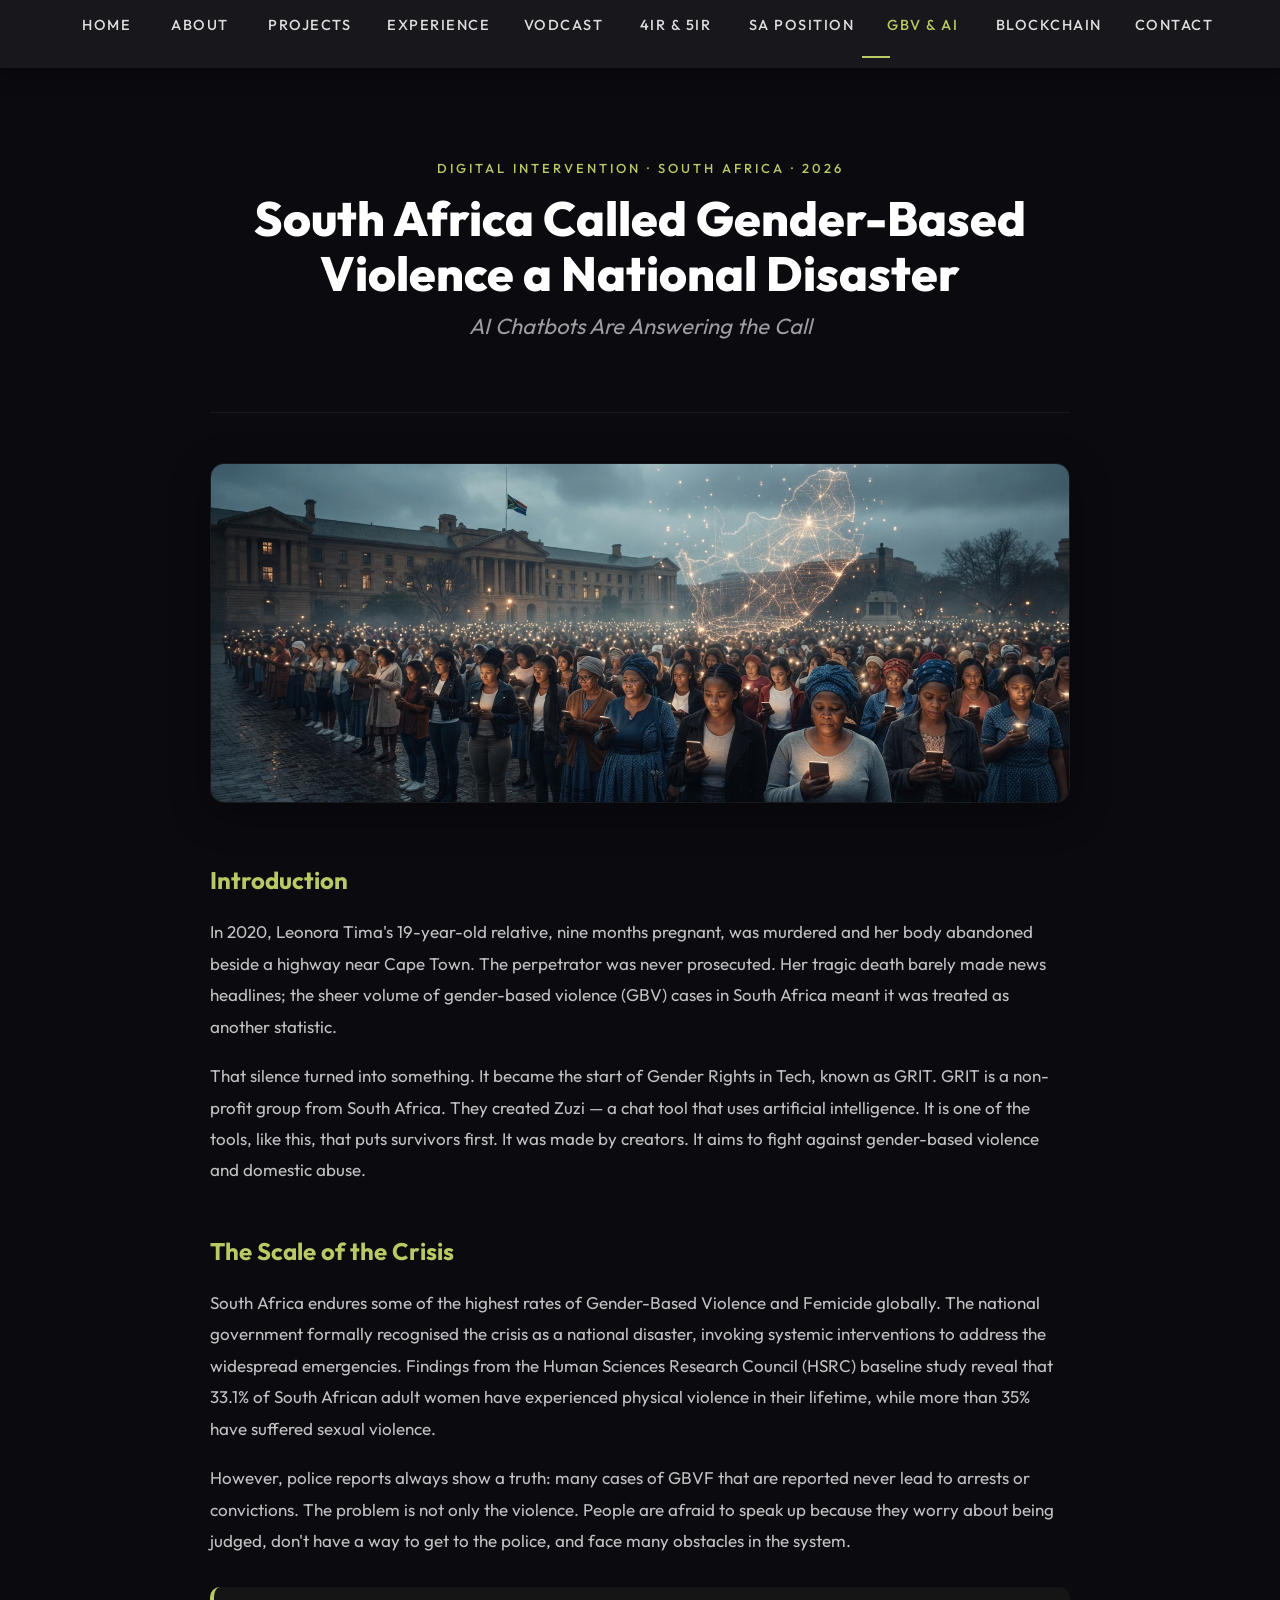
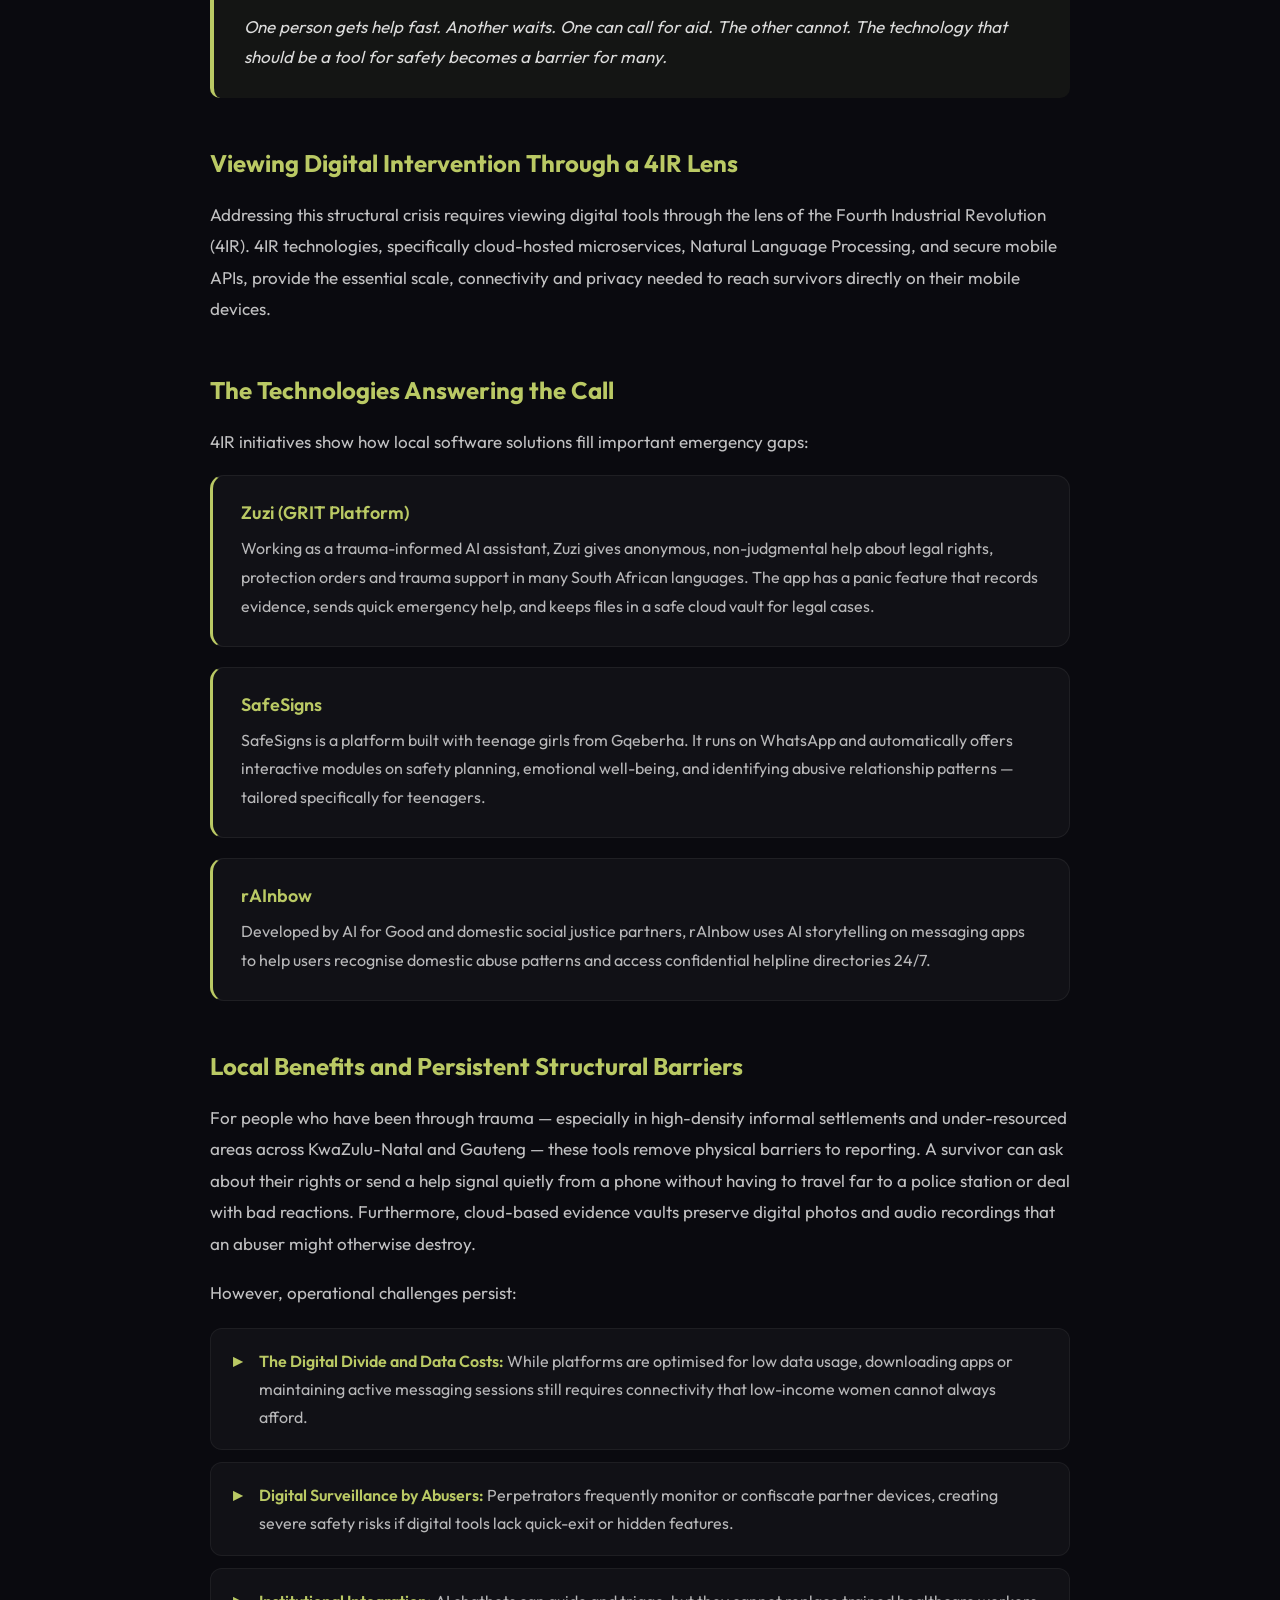
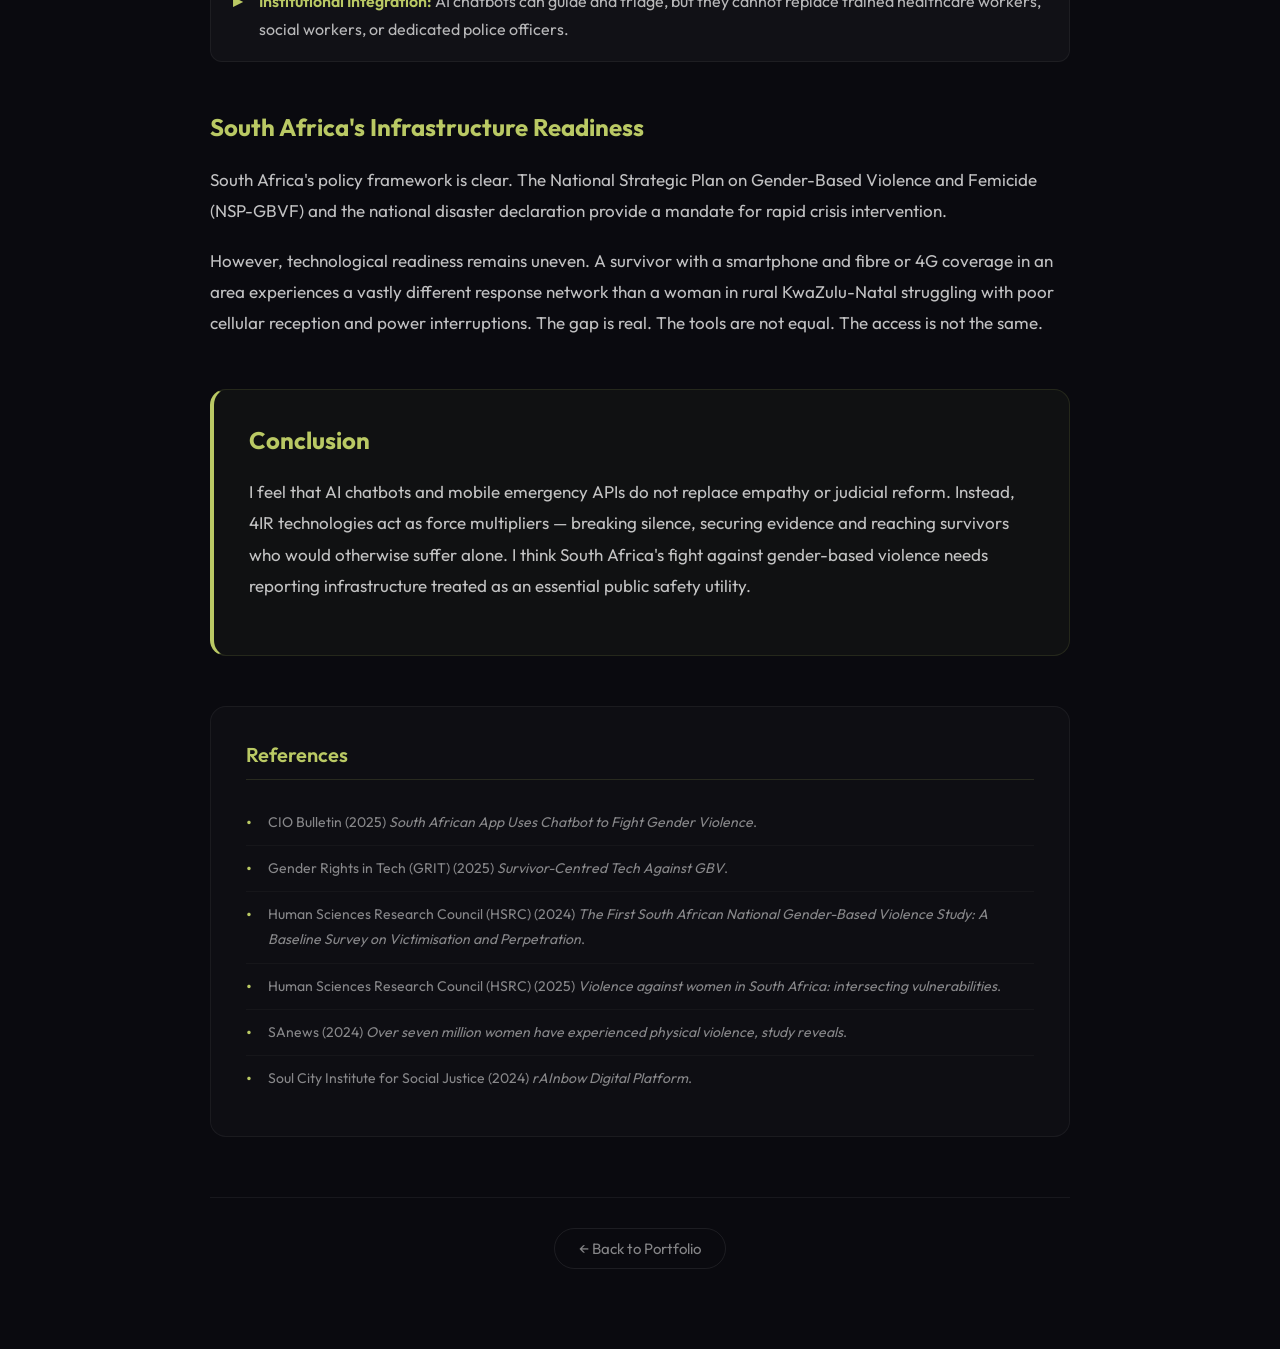
<file: gbv-ai.html>
<!DOCTYPE html>
<html lang="en">
<head>
    <meta charset="UTF-8">
    <meta name="viewport" content="width=device-width, initial-scale=1.0">
    <title>GBV and AI in South Africa - Thembinkosi Dladla</title>
    <link rel="icon" type="image/png" href="assets/icons/favicon.ico">
    <link href="https://fonts.googleapis.com/css2?family=Outfit:wght@300;400;500;600;700;800;900&display=swap" rel="stylesheet">
    <link rel="stylesheet" href="css/style.css">
    <link rel="stylesheet" href="css/navbar.css">
    <link rel="stylesheet" href="css/sa-4ir.css">
</head>
<body class="sa-page">

<!-- ===== NAVBAR ===== -->
<nav class="site-navbar scrolled" id="pb-navbar">
    <div class="container">
        <button class="navbar-toggler" id="navToggle" aria-label="Toggle navigation">
            <span class="navbar-toggler-icon"></span>
        </button>
        <div class="collapse navbar-collapse">
            <ul class="navbar-nav" id="navMenu">
                <li class="nav-item"><a class="nav-link" href="index.html#home">Home</a></li>
                <li class="nav-item"><a class="nav-link" href="index.html#about">About</a></li>
                <li class="nav-item"><a class="nav-link" href="index.html#projects">Projects</a></li>
                <li class="nav-item"><a class="nav-link" href="index.html#experience">Experience</a></li>
                <li class="nav-item"><a class="nav-link" href="index.html#vodcast">Vodcast</a></li>
                <li class="nav-item"><a class="nav-link" href="index.html#insights">4IR &amp; 5IR</a></li>
                <li class="nav-item"><a class="nav-link" href="sa-4ir-5ir.html">SA Position</a></li>
                <li class="nav-item"><a class="nav-link active" href="gbv-ai.html">GBV &amp; AI</a></li>
                <li class="nav-item"><a class="nav-link" href="blockchain-security.html">Blockchain</a></li>
                <li class="nav-item"><a class="nav-link" href="index.html#contact">Contact</a></li>
            </ul>
        </div>
    </div>
</nav>

<!-- ===== ARTICLE ===== -->
<article class="sa-article">
    <div class="sa-container">

        <!-- Header -->
        <header class="sa-header">
            <p class="sa-eyebrow">Digital Intervention · South Africa · 2026</p>
            <h1>South Africa Called Gender-Based Violence a National Disaster</h1>
            <h2>AI Chatbots Are Answering the Call</h2>
        </header>

        <!-- Hero Image -->
        <figure class="sa-figure">
            <img src="assets/images/hero/GBVhero.png" alt="Candlelight vigil in front of the Union Buildings, with a glowing digital map of South Africa" class="sa-image">
     
        </figure>

        <!-- Introduction -->
        <section class="sa-section">
            <h3>Introduction</h3>
            <p>
                In 2020, Leonora Tima's 19-year-old relative, nine months pregnant, was murdered and her body 
                abandoned beside a highway near Cape Town. The perpetrator was never prosecuted. Her tragic death 
                barely made news headlines; the sheer volume of gender-based violence (GBV) cases in South Africa 
                meant it was treated as another statistic.
            </p>
            <p>
                That silence turned into something. It became the start of Gender Rights in Tech, known as GRIT. 
                GRIT is a non-profit group from South Africa. They created Zuzi — a chat tool that uses artificial 
                intelligence. It is one of the tools, like this, that puts survivors first. It was made by creators. 
                It aims to fight against gender-based violence and domestic abuse.
            </p>
        </section>

        <!-- Crisis Context -->
        <section class="sa-section">
            <h3>The Scale of the Crisis</h3>
            <p>
                South Africa endures some of the highest rates of Gender-Based Violence and Femicide globally. 
                The national government formally recognised the crisis as a national disaster, invoking systemic 
                interventions to address the widespread emergencies. Findings from the Human Sciences Research 
                Council (HSRC) baseline study reveal that 33.1% of South African adult women have experienced 
                physical violence in their lifetime, while more than 35% have suffered sexual violence.
            </p>
            <p>
                However, police reports always show a truth: many cases of GBVF that are reported never lead to 
                arrests or convictions. The problem is not only the violence. People are afraid to speak up 
                because they worry about being judged, don't have a way to get to the police, and face many 
                obstacles in the system.
            </p>
            <blockquote class="sa-quote">
                <p>
                    One person gets help fast. Another waits. One can call for aid. The other cannot. The technology 
                    that should be a tool for safety becomes a barrier for many.
                </p>
            </blockquote>
        </section>

        <!-- 4IR Lens -->
        <section class="sa-section">
            <h3>Viewing Digital Intervention Through a 4IR Lens</h3>
            <p>
                Addressing this structural crisis requires viewing digital tools through the lens of the Fourth 
                Industrial Revolution (4IR). 4IR technologies, specifically cloud-hosted microservices, Natural 
                Language Processing, and secure mobile APIs, provide the essential scale, connectivity and privacy 
                needed to reach survivors directly on their mobile devices.
            </p>
        </section>

        <!-- Technologies -->
        <section class="sa-section">
            <h3>The Technologies Answering the Call</h3>
            <p>
                4IR initiatives show how local software solutions fill important emergency gaps:
            </p>

            <div class="sa-tool-card">
                <h4>Zuzi (GRIT Platform)</h4>
                <p>
                    Working as a trauma-informed AI assistant, Zuzi gives anonymous, non-judgmental help about 
                    legal rights, protection orders and trauma support in many South African languages. The app 
                    has a panic feature that records evidence, sends quick emergency help, and keeps files in a 
                    safe cloud vault for legal cases.
                </p>
            </div>

            <div class="sa-tool-card">
                <h4>SafeSigns</h4>
                <p>
                    SafeSigns is a platform built with teenage girls from Gqeberha. It runs on WhatsApp and 
                    automatically offers interactive modules on safety planning, emotional well-being, and 
                    identifying abusive relationship patterns — tailored specifically for teenagers.
                </p>
            </div>

            <div class="sa-tool-card">
                <h4>rAInbow</h4>
                <p>
                    Developed by AI for Good and domestic social justice partners, rAInbow uses AI storytelling 
                    on messaging apps to help users recognise domestic abuse patterns and access confidential 
                    helpline directories 24/7.
                </p>
            </div>
        </section>

        <!-- Benefits -->
        <section class="sa-section">
            <h3>Local Benefits and Persistent Structural Barriers</h3>
            <p>
                For people who have been through trauma — especially in high-density informal settlements and 
                under-resourced areas across KwaZulu-Natal and Gauteng — these tools remove physical barriers 
                to reporting. A survivor can ask about their rights or send a help signal quietly from a phone 
                without having to travel far to a police station or deal with bad reactions. Furthermore, 
                cloud-based evidence vaults preserve digital photos and audio recordings that an abuser might 
                otherwise destroy.
            </p>
            <p>
                However, operational challenges persist:
            </p>
            <ul class="sa-list">
                <li>
                    <strong>The Digital Divide and Data Costs:</strong> While platforms are optimised for low 
                    data usage, downloading apps or maintaining active messaging sessions still requires 
                    connectivity that low-income women cannot always afford.
                </li>
                <li>
                    <strong>Digital Surveillance by Abusers:</strong> Perpetrators frequently monitor or 
                    confiscate partner devices, creating severe safety risks if digital tools lack quick-exit 
                    or hidden features.
                </li>
                <li>
                    <strong>Institutional Integration:</strong> AI chatbots can guide and triage, but they 
                    cannot replace trained healthcare workers, social workers, or dedicated police officers.
                </li>
            </ul>
        </section>

        <!-- Infrastructure Readiness -->
        <section class="sa-section">
            <h3>South Africa's Infrastructure Readiness</h3>
            <p>
                South Africa's policy framework is clear. The National Strategic Plan on Gender-Based Violence 
                and Femicide (NSP-GBVF) and the national disaster declaration provide a mandate for rapid crisis 
                intervention.
            </p>
            <p>
                However, technological readiness remains uneven. A survivor with a smartphone and fibre or 4G 
                coverage in an area experiences a vastly different response network than a woman in rural 
                KwaZulu-Natal struggling with poor cellular reception and power interruptions. The gap is real. 
                The tools are not equal. The access is not the same.
            </p>
        </section>

        <!-- Conclusion -->
        <section class="sa-section sa-conclusion">
            <h3>Conclusion</h3>
            <p>
                I feel that AI chatbots and mobile emergency APIs do not replace empathy or judicial reform. 
                Instead, 4IR technologies act as force multipliers — breaking silence, securing evidence and 
                reaching survivors who would otherwise suffer alone. I think South Africa's fight against 
                gender-based violence needs reporting infrastructure treated as an essential public safety utility.
            </p>
        </section>

        <!-- References -->
        <section class="sa-references">
            <h3>References</h3>
            <ul>
                <li>CIO Bulletin (2025) <em>South African App Uses Chatbot to Fight Gender Violence</em>.</li>
                <li>Gender Rights in Tech (GRIT) (2025) <em>Survivor-Centred Tech Against GBV</em>.</li>
                <li>Human Sciences Research Council (HSRC) (2024) <em>The First South African National Gender-Based Violence Study: A Baseline Survey on Victimisation and Perpetration</em>.</li>
                <li>Human Sciences Research Council (HSRC) (2025) <em>Violence against women in South Africa: intersecting vulnerabilities</em>.</li>
                <li>SAnews (2024) <em>Over seven million women have experienced physical violence, study reveals</em>.</li>
                <li>Soul City Institute for Social Justice (2024) <em>rAInbow Digital Platform</em>.</li>
            </ul>
        </section>

        <!-- Back link -->
        <div class="sa-back">
            <a href="index.html">← Back to Portfolio</a>
        </div>

    </div>
</article>

<script>
    const navToggle = document.getElementById('navToggle');
    const navMenu = document.getElementById('navMenu');
    if (navToggle && navMenu) {
        navToggle.addEventListener('click', () => navMenu.classList.toggle('open'));
    }
</script>

</body>
</html>
</file>
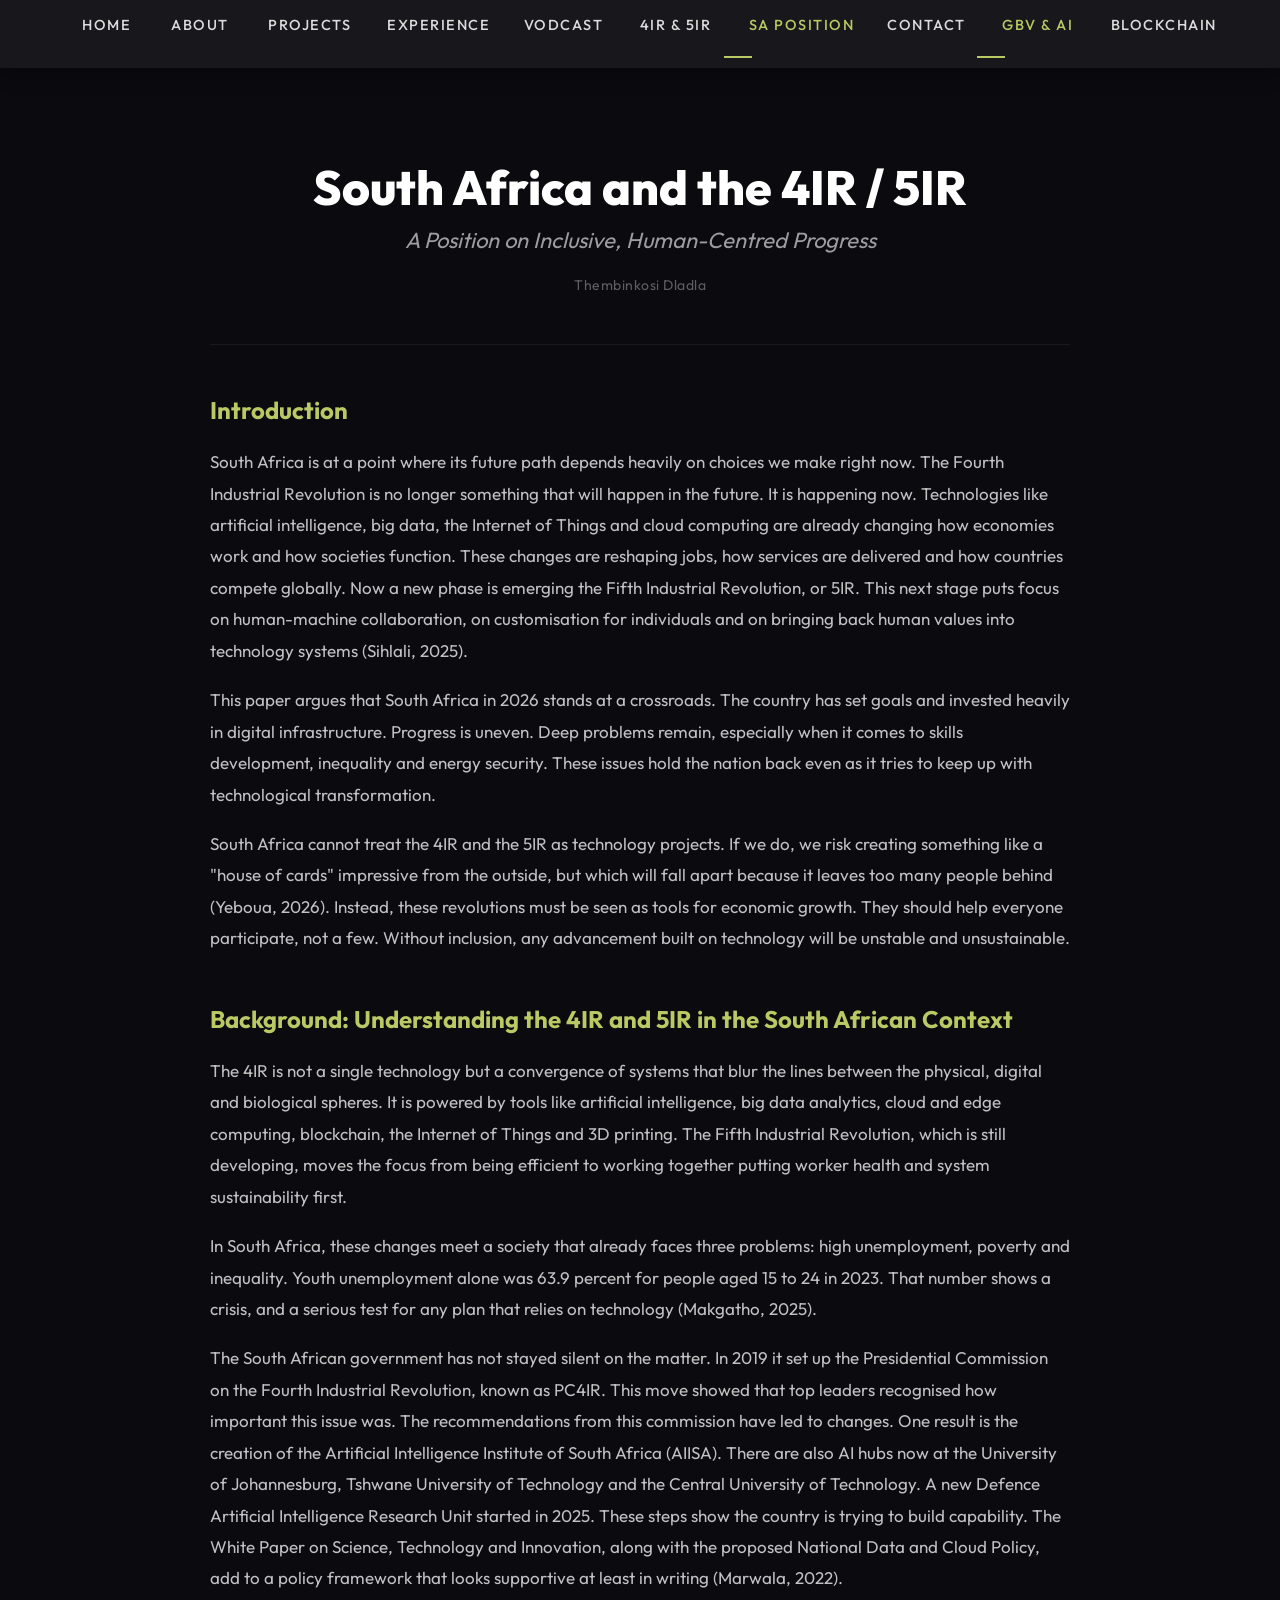
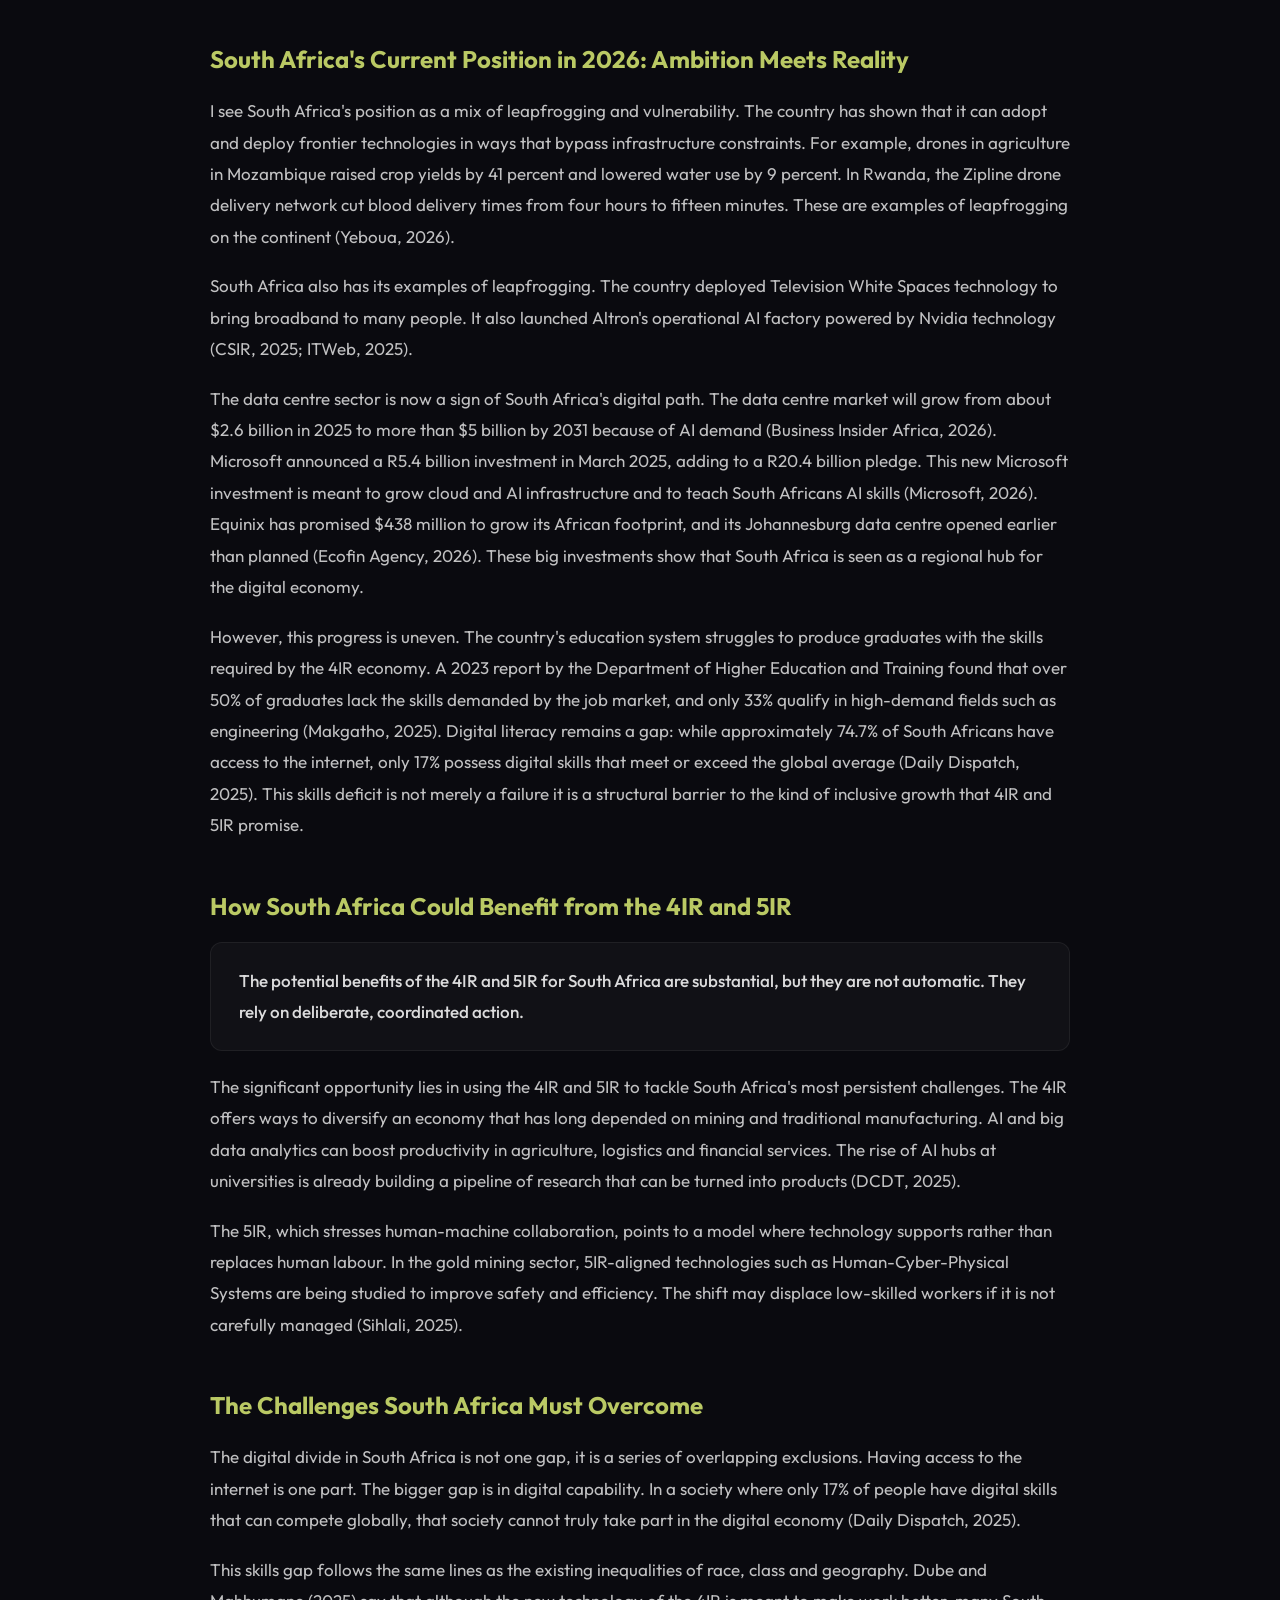
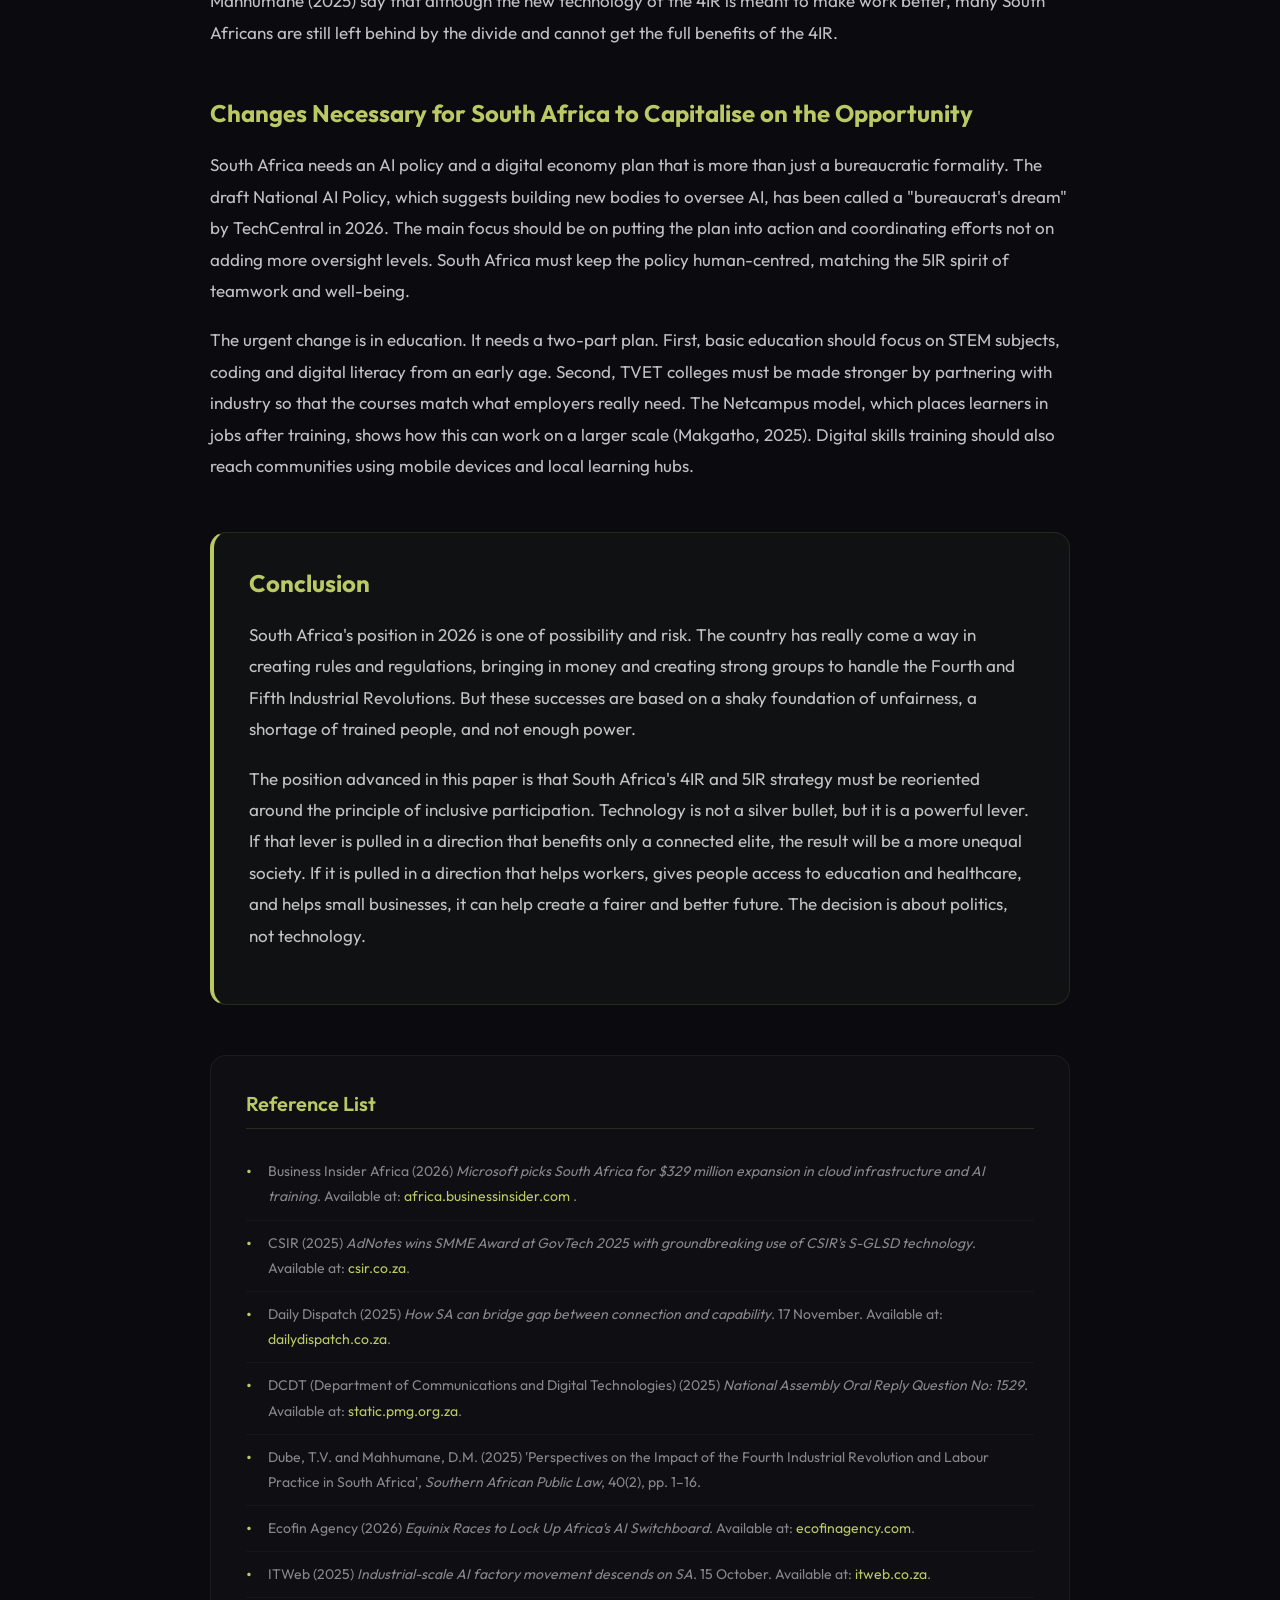
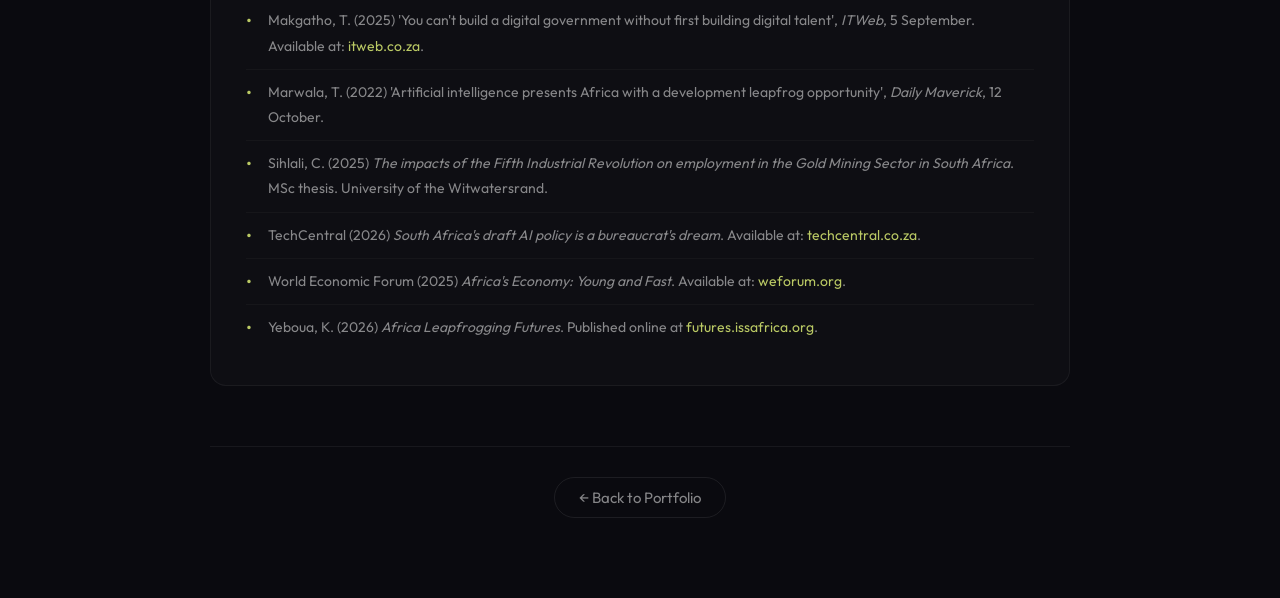
<file: sa-4ir-5ir.html>
<!DOCTYPE html>
<html lang="en">
<head>
    <meta charset="UTF-8">
    <meta name="viewport" content="width=device-width, initial-scale=1.0">
    <title>South Africa and the 4IR / 5IR - Thembinkosi Dladla</title>
    <link rel="icon" type="image/png" href="assets/icons/favicon.ico">
    <link href="https://fonts.googleapis.com/css2?family=Outfit:wght@300;400;500;600;700;800;900&display=swap" rel="stylesheet">
    <link rel="stylesheet" href="css/style.css">
    <link rel="stylesheet" href="css/navbar.css">
    <link rel="stylesheet" href="css/sa-4ir.css">
</head>
<body class="sa-page">

<!-- ===== NAVBAR ===== -->
<nav class="site-navbar scrolled" id="pb-navbar">
    <div class="container">
        <button class="navbar-toggler" id="navToggle" aria-label="Toggle navigation">
            <span class="navbar-toggler-icon"></span>
        </button>
        <div class="collapse navbar-collapse">
            <ul class="navbar-nav" id="navMenu">
                <li class="nav-item"><a class="nav-link" href="index.html#home">Home</a></li>
                <li class="nav-item"><a class="nav-link" href="index.html#about">About</a></li>
                <li class="nav-item"><a class="nav-link" href="index.html#projects">Projects</a></li>
                <li class="nav-item"><a class="nav-link" href="index.html#experience">Experience</a></li>
                <li class="nav-item"><a class="nav-link" href="index.html#vodcast">Vodcast</a></li>
                <li class="nav-item"><a class="nav-link" href="index.html#insights">4IR &amp; 5IR</a></li>
                <li class="nav-item"><a class="nav-link active" href="sa-4ir-5ir.html">SA Position</a></li>
                <li class="nav-item"><a class="nav-link" href="index.html#contact">Contact</a></li>
                <li class="nav-item"><a class="nav-link active" href="gbv-ai.html">GBV &amp; AI</a>
                <li class="nav-item"><a class="nav-link" href="blockchain-security.html">Blockchain</a></li>
            </ul>
        </div>
    </div>
</nav>

<!-- ===== ARTICLE ===== -->
<article class="sa-article">
    <div class="sa-container">

        <!-- Header -->
        <header class="sa-header">
            <h1>South Africa and the 4IR / 5IR</h1>
            <h2>A Position on Inclusive, Human-Centred Progress</h2>
            <p class="sa-byline">Thembinkosi Dladla</p>
        </header>

        <!-- Introduction -->
        <section class="sa-section">
            <h3>Introduction</h3>
            <p>
                South Africa is at a point where its future path depends heavily on choices we make right now. 
                The Fourth Industrial Revolution is no longer something that will happen in the future. It is 
                happening now. Technologies like artificial intelligence, big data, the Internet of Things and 
                cloud computing are already changing how economies work and how societies function. These changes 
                are reshaping jobs, how services are delivered and how countries compete globally. Now a new phase 
                is emerging the Fifth Industrial Revolution, or 5IR. This next stage puts focus on human-machine 
                collaboration, on customisation for individuals and on bringing back human values into technology 
                systems (Sihlali, 2025).
            </p>
            <p>
                This paper argues that South Africa in 2026 stands at a crossroads. The country has set goals and 
                invested heavily in digital infrastructure. Progress is uneven. Deep problems remain, especially 
                when it comes to skills development, inequality and energy security. These issues hold the nation 
                back even as it tries to keep up with technological transformation.
            </p>
            <p>
                South Africa cannot treat the 4IR and the 5IR as technology projects. If we do, we risk creating 
                something like a "house of cards" impressive from the outside, but which will fall apart because 
                it leaves too many people behind (Yeboua, 2026).
                Instead, these revolutions must be seen as tools for economic growth. They should help everyone 
                participate, not a few. Without inclusion, any advancement built on technology will be unstable 
                and unsustainable.
            </p>
        </section>

        <!-- Background -->
        <section class="sa-section">
            <h3>Background: Understanding the 4IR and 5IR in the South African Context</h3>
            <p>
                The 4IR is not a single technology but a convergence of systems that blur the lines between the 
                physical, digital and biological spheres. It is powered by tools like artificial intelligence, big 
                data analytics, cloud and edge computing, blockchain, the Internet of Things and 3D printing. The 
                Fifth Industrial Revolution, which is still developing, moves the focus from being efficient to 
                working together putting worker health and system sustainability first.
            </p>
            <p>
                In South Africa, these changes meet a society that already faces three problems: high unemployment, 
                poverty and inequality. Youth unemployment alone was 63.9 percent for people aged 15 to 24 in 2023. 
                That number shows a crisis, and a serious test for any plan that relies on technology (Makgatho, 2025).
            </p>
            <p>
                The South African government has not stayed silent on the matter. In 2019 it set up the Presidential 
                Commission on the Fourth Industrial Revolution, known as PC4IR. This move showed that top leaders 
                recognised how important this issue was. The recommendations from this commission have led to changes. 
                One result is the creation of the Artificial Intelligence Institute of South Africa (AIISA). There are 
                also AI hubs now at the University of Johannesburg, Tshwane University of Technology and the Central 
                University of Technology. A new Defence Artificial Intelligence Research Unit started in 2025. These 
                steps show the country is trying to build capability. The White Paper on Science, Technology and 
                Innovation, along with the proposed National Data and Cloud Policy, add to a policy framework that 
                looks supportive at least in writing (Marwala, 2022).
            </p>
        </section>

        <!-- Current Position -->
        <section class="sa-section">
            <h3>South Africa's Current Position in 2026: Ambition Meets Reality</h3>
            <p>
                I see South Africa's position as a mix of leapfrogging and vulnerability. The country has shown 
                that it can adopt and deploy frontier technologies in ways that bypass infrastructure constraints. 
                For example, drones in agriculture in Mozambique raised crop yields by 41 percent and lowered water 
                use by 9 percent. In Rwanda, the Zipline drone delivery network cut blood delivery times from four 
                hours to fifteen minutes. These are examples of leapfrogging on the continent (Yeboua, 2026).
            </p>
            <p>
                South Africa also has its examples of leapfrogging. The country deployed Television White Spaces 
                technology to bring broadband to many people. It also launched Altron's operational AI factory 
                powered by Nvidia technology (CSIR, 2025; ITWeb, 2025).
            </p>
            <p>
                The data centre sector is now a sign of South Africa's digital path. The data centre market will 
                grow from about $2.6 billion in 2025 to more than $5 billion by 2031 because of AI demand 
                (Business Insider Africa, 2026). Microsoft announced a R5.4 billion investment in March 2025, 
                adding to a R20.4 billion pledge. This new Microsoft investment is meant to grow cloud and AI 
                infrastructure and to teach South Africans AI skills (Microsoft, 2026). Equinix has promised 
                $438 million to grow its African footprint, and its Johannesburg data centre opened earlier than 
                planned (Ecofin Agency, 2026). These big investments show that South Africa is seen as a regional 
                hub for the digital economy.
            </p>
            <p>
                However, this progress is uneven. The country's education system struggles to produce graduates 
                with the skills required by the 4IR economy. A 2023 report by the Department of Higher Education 
                and Training found that over 50% of graduates lack the skills demanded by the job market, and only 
                33% qualify in high-demand fields such as engineering (Makgatho, 2025). Digital literacy remains 
                a gap: while approximately 74.7% of South Africans have access to the internet, only 17% possess 
                digital skills that meet or exceed the global average (Daily Dispatch, 2025). This skills deficit 
                is not merely a failure it is a structural barrier to the kind of inclusive growth that 4IR and 
                5IR promise.
            </p>
        </section>

        <!-- Benefits -->
        <section class="sa-section">
            <h3>How South Africa Could Benefit from the 4IR and 5IR</h3>
            <div class="sa-highlight">
                <p>
                    The potential benefits of the 4IR and 5IR for South Africa are substantial, but they are not 
                    automatic. They rely on deliberate, coordinated action.
                </p>
            </div>
            <p>
                The significant opportunity lies in using the 4IR and 5IR to tackle South Africa's most persistent 
                challenges. The 4IR offers ways to diversify an economy that has long depended on mining and 
                traditional manufacturing. AI and big data analytics can boost productivity in agriculture, 
                logistics and financial services. The rise of AI hubs at universities is already building a 
                pipeline of research that can be turned into products (DCDT, 2025).
            </p>
            <p>
                The 5IR, which stresses human-machine collaboration, points to a model where technology supports 
                rather than replaces human labour. In the gold mining sector, 5IR-aligned technologies such as 
                Human-Cyber-Physical Systems are being studied to improve safety and efficiency. The shift may 
                displace low-skilled workers if it is not carefully managed (Sihlali, 2025).
            </p>
        </section>

        <!-- Challenges -->
        <section class="sa-section">
            <h3>The Challenges South Africa Must Overcome</h3>
            <p>
                The digital divide in South Africa is not one gap, it is a series of overlapping exclusions. 
                Having access to the internet is one part. The bigger gap is in digital capability. In a society 
                where only 17% of people have digital skills that can compete globally, that society cannot truly 
                take part in the digital economy (Daily Dispatch, 2025).
            </p>
            <p>
                This skills gap follows the same lines as the existing inequalities of race, class and geography. 
                Dube and Mahhumane (2025) say that although the new technology of the 4IR is meant to make work 
                better, many South Africans are still left behind by the divide and cannot get the full benefits 
                of the 4IR.
            </p>
        </section>

        <!-- Changes -->
        <section class="sa-section">
            <h3>Changes Necessary for South Africa to Capitalise on the Opportunity</h3>
            <p>
                South Africa needs an AI policy and a digital economy plan that is more than just a bureaucratic 
                formality. The draft National AI Policy, which suggests building new bodies to oversee AI, has 
                been called a "bureaucrat's dream" by TechCentral in 2026. The main focus should be on putting 
                the plan into action and coordinating efforts not on adding more oversight levels. South Africa 
                must keep the policy human-centred, matching the 5IR spirit of teamwork and well-being.
            </p>
            <p>
                The urgent change is in education. It needs a two-part plan. First, basic education should focus 
                on STEM subjects, coding and digital literacy from an early age. Second, TVET colleges must be 
                made stronger by partnering with industry so that the courses match what employers really need. 
                The Netcampus model, which places learners in jobs after training, shows how this can work on a 
                larger scale (Makgatho, 2025). Digital skills training should also reach communities using mobile 
                devices and local learning hubs.
            </p>
        </section>

        <!-- Conclusion -->
        <section class="sa-section sa-conclusion">
            <h3>Conclusion</h3>
            <p>
                South Africa's position in 2026 is one of possibility and risk. The country has really come a way 
                in creating rules and regulations, bringing in money and creating strong groups to handle the 
                Fourth and Fifth Industrial Revolutions. But these successes are based on a shaky foundation of 
                unfairness, a shortage of trained people, and not enough power.
            </p>
            <p>
                The position advanced in this paper is that South Africa's 4IR and 5IR strategy must be reoriented 
                around the principle of inclusive participation. Technology is not a silver bullet, but it is a 
                powerful lever. If that lever is pulled in a direction that benefits only a connected elite, the 
                result will be a more unequal society. If it is pulled in a direction that helps workers, gives 
                people access to education and healthcare, and helps small businesses, it can help create a fairer 
                and better future. The decision is about politics, not technology.
            </p>
        </section>

        <!-- References -->
        <section class="sa-references">
            <h3>Reference List</h3>
            <ul>
                <li>Business Insider Africa (2026) <em>Microsoft picks South Africa for $329 million expansion in cloud infrastructure and AI training</em>. Available at: <a href="https://africa.businessinsider.com/" target="_blank">africa.businessinsider.com</a> .</li>
                <li>CSIR (2025) <em>AdNotes wins SMME Award at GovTech 2025 with groundbreaking use of CSIR's S-GLSD technology</em>. Available at: <a href="https://www.csir.co.za/" target="_blank">csir.co.za</a>.</li>
                <li>Daily Dispatch (2025) <em>How SA can bridge gap between connection and capability</em>. 17 November. Available at: <a href="https://www.dailydispatch.co.za/" target="_blank">dailydispatch.co.za</a>.</li>
                <li>DCDT (Department of Communications and Digital Technologies) (2025) <em>National Assembly Oral Reply Question No: 1529</em>. Available at: <a href="https://static.pmg.org.za/" target="_blank">static.pmg.org.za</a>.</li>
                <li>Dube, T.V. and Mahhumane, D.M. (2025) 'Perspectives on the Impact of the Fourth Industrial Revolution and Labour Practice in South Africa', <em>Southern African Public Law</em>, 40(2), pp. 1–16.</li>
                <li>Ecofin Agency (2026) <em>Equinix Races to Lock Up Africa's AI Switchboard</em>. Available at: <a href="https://www.ecofinagency.com/" target="_blank">ecofinagency.com</a>.</li>
                <li>ITWeb (2025) <em>Industrial-scale AI factory movement descends on SA</em>. 15 October. Available at: <a href="https://www.itweb.co.za/" target="_blank">itweb.co.za</a>.</li>
                <li>Makgatho, T. (2025) 'You can't build a digital government without first building digital talent', <em>ITWeb</em>, 5 September. Available at: <a href="https://www.itweb.co.za/" target="_blank">itweb.co.za</a>.</li>
                <li>Marwala, T. (2022) 'Artificial intelligence presents Africa with a development leapfrog opportunity', <em>Daily Maverick</em>, 12 October.</li>
                <li>Sihlali, C. (2025) <em>The impacts of the Fifth Industrial Revolution on employment in the Gold Mining Sector in South Africa</em>. MSc thesis. University of the Witwatersrand.</li>
                <li>TechCentral (2026) <em>South Africa's draft AI policy is a bureaucrat's dream</em>. Available at: <a href="https://techcentral.co.za/" target="_blank">techcentral.co.za</a>.</li>
                <li>World Economic Forum (2025) <em>Africa's Economy: Young and Fast</em>. Available at: <a href="https://www.weforum.org/" target="_blank">weforum.org</a>.</li>
                <li>Yeboua, K. (2026) <em>Africa Leapfrogging Futures</em>. Published online at <a href="https://futures.issafrica.org/thematic/09-leapfrog/" target="_blank">futures.issafrica.org</a>.</li>
            </ul>
        </section>

        <!-- Back link -->
        <div class="sa-back">
            <a href="index.html">← Back to Portfolio</a>
        </div>

    </div>
</article>

<script>
    // Mobile menu toggle
    const navToggle = document.getElementById('navToggle');
    const navMenu = document.getElementById('navMenu');
    if (navToggle && navMenu) {
        navToggle.addEventListener('click', () => navMenu.classList.toggle('open'));
    }
</script>

</body>
</html>
</file>
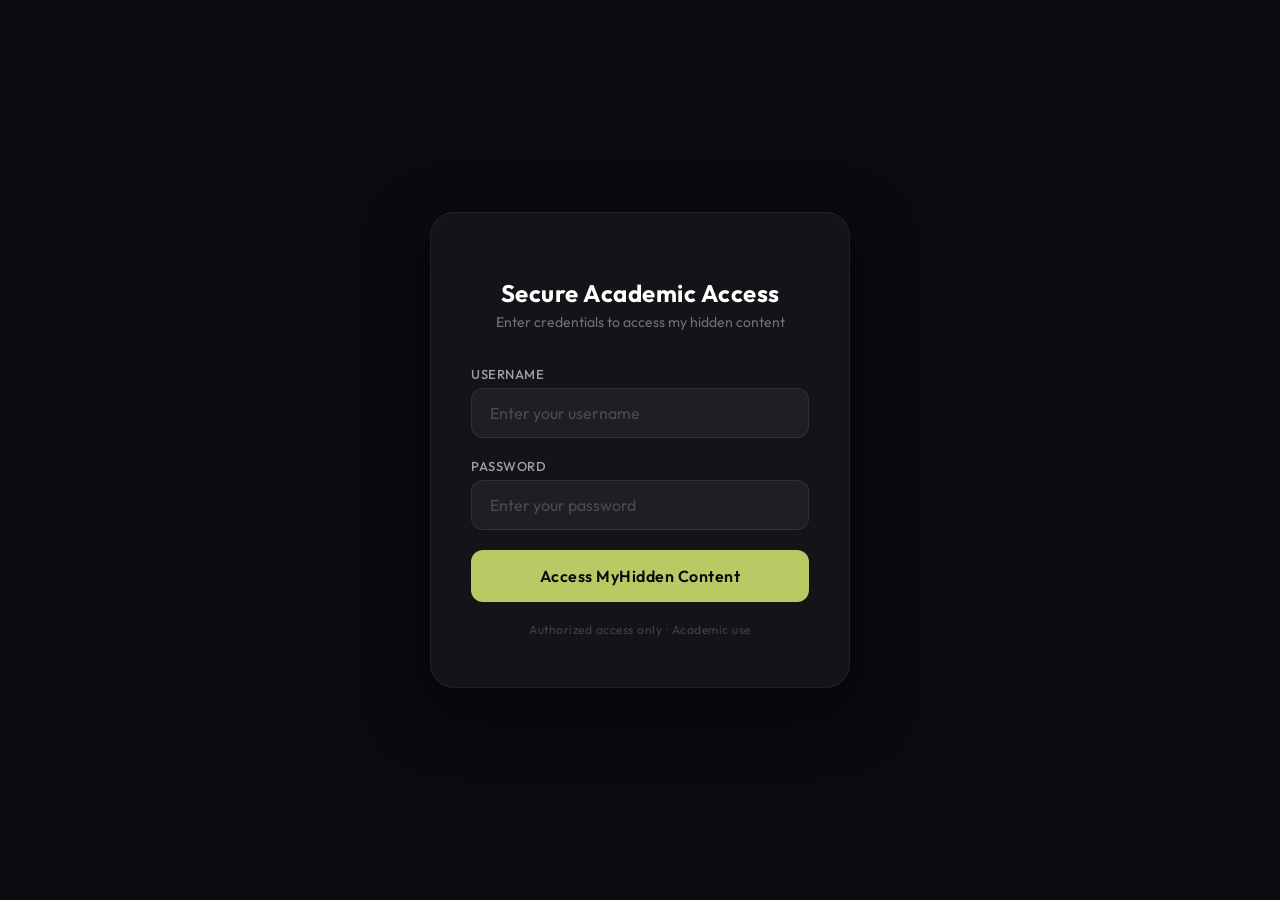
<file: hidden_pages/dashboard.html>
<!DOCTYPE html>
<html lang="en">
<head>
    <meta charset="UTF-8">
    <meta name="viewport" content="width=device-width, initial-scale=1.0">
    <title>Dashboard - Hidden Academic Pages</title>
    <link href="https://fonts.googleapis.com/css2?family=Outfit:wght@300;400;500;600;700;800&display=swap" rel="stylesheet">
    <style>
        * {
            margin: 0;
            padding: 0;
            box-sizing: border-box;
        }

        body {
            font-family: 'Outfit', sans-serif;
            background: #0a0a0f;
            min-height: 100vh;
            padding: 40px 20px;
        }

        .container {
            max-width: 900px;
            margin: 0 auto;
        }

        .dashboard-header {
            display: flex;
            justify-content: space-between;
            align-items: center;
            padding: 20px 0;
            border-bottom: 1px solid rgba(255, 255, 255, 0.06);
            margin-bottom: 40px;
            flex-wrap: wrap;
            gap: 15px;
        }

        .dashboard-header h1 {
            color: #fff;
            font-size: 28px;
            font-weight: 700;
        }

        .dashboard-header h1 span {
            color: #bac964;
        }

        .user-info {
            display: flex;
            align-items: center;
            gap: 15px;
        }

        .user-info .user-badge {
            background: rgba(255, 255, 255, 0.05);
            padding: 8px 16px;
            border-radius: 50px;
            color: rgba(255, 255, 255, 0.6);
            font-size: 13px;
            border: 1px solid rgba(255, 255, 255, 0.06);
        }

        .logout-btn {
            background: rgba(255, 50, 50, 0.1);
            color: #ff6b6b;
            border: 1px solid rgba(255, 50, 50, 0.15);
            padding: 8px 20px;
            border-radius: 50px;
            cursor: pointer;
            font-family: 'Outfit', sans-serif;
            font-size: 13px;
            font-weight: 500;
            transition: all 0.3s ease;
        }

        .logout-btn:hover {
            background: rgba(255, 50, 50, 0.2);
            transform: translateY(-2px);
        }

        .page-grid {
            display: grid;
            grid-template-columns: repeat(auto-fit, minmax(280px, 1fr));
            gap: 25px;
            margin-top: 20px;
        }

        .page-card {
            background: rgba(255, 255, 255, 0.04);
            border-radius: 16px;
            padding: 30px;
            border: 1px solid rgba(255, 255, 255, 0.06);
            transition: all 0.3s ease;
            text-decoration: none;
            display: block;
            position: relative;
            overflow: hidden;
        }

        .page-card::before {
            content: '';
            position: absolute;
            top: 0;
            left: 0;
            right: 0;
            height: 3px;
            background: linear-gradient(90deg, #bac964, #d0e070);
            opacity: 0;
            transition: opacity 0.3s ease;
        }

        .page-card:hover {
            transform: translateY(-5px);
            border-color: rgba(186, 201, 100, 0.2);
            box-shadow: 0 10px 40px rgba(0, 0, 0, 0.3);
        }

        .page-card:hover::before {
            opacity: 1;
        }

        .page-card .card-icon {
            font-size: 36px;
            margin-bottom: 15px;
            display: block;
        }

        .page-card h3 {
            color: #fff;
            font-size: 18px;
            font-weight: 600;
            margin-bottom: 8px;
        }

        .page-card p {
            color: rgba(255, 255, 255, 0.4);
            font-size: 14px;
            line-height: 1.6;
        }

        .page-card .card-status {
            display: inline-block;
            margin-top: 12px;
            font-size: 12px;
            font-weight: 500;
            padding: 4px 12px;
            border-radius: 50px;
            background: rgba(186, 201, 100, 0.1);
            color: #bac964;
        }

        .back-link {
            display: inline-flex;
            align-items: center;
            gap: 8px;
            color: rgba(255, 255, 255, 0.3);
            text-decoration: none;
            font-size: 14px;
            transition: color 0.3s ease;
            margin-top: 30px;
        }

        .back-link:hover {
            color: #bac964;
        }

        .back-link svg {
            width: 16px;
            height: 16px;
        }

        .hidden-note {
            text-align: center;
            margin-top: 40px;
            padding-top: 20px;
            border-top: 1px solid rgba(255, 255, 255, 0.04);
            color: rgba(255, 255, 255, 0.15);
            font-size: 12px;
            letter-spacing: 0.5px;
        }

        @media (max-width: 480px) {
            .dashboard-header h1 {
                font-size: 22px;
            }
            
            .page-grid {
                grid-template-columns: 1fr;
            }
        }
    </style>
</head>
<body>
    <div class="container">
        <div class="dashboard-header">
            <h1>Hidden <span>Academic Pages</span></h1>
            <div class="user-info">
                <span class="user-badge"><span id="usernameDisplay"></span></span>
                <button class="logout-btn" onclick="logout()">Logout</button>
            </div>
        </div>

        <div class="page-grid">
            <!-- Page 1: Top Tech Trends -->
            <a href="top-tech-trends.html" class="page-card">
                <span class="card-icon"></span>
                <h3>Top Tech Trends 2026</h3>
                <p>My top 5 technology trends for 2026.</p>
                <span class="card-status">Activity 3</span>
            </a>

            <!-- Page 2: Dark Side -->
            <a href="dark-side.html" class="page-card">
                <span class="card-icon"></span>
                <h3>The Dark Side</h3>
                <p>Negative applications of technology trends from global and local perspectives.</p>
                <span class="card-status">Activity 4</span>
            </a>

            <!-- Page 3: Pre-assessment -->
            <a href="pre-assessment.html" class="page-card">
                <span class="card-icon"></span>
                <h3>Pre-assessment</h3>
                <p>Pre-assessment preparation</p>
                <span class="card-status">Assessment Prep</span>
            </a>
        </div>

        <a href="../index.html" class="back-link">
            <svg xmlns="http://www.w3.org/2000/svg" viewBox="0 0 24 24" fill="none" stroke="currentColor" stroke-width="2" stroke-linecap="round" stroke-linejoin="round">
                <path d="M19 12H5M12 19l-7-7 7-7"/>
            </svg>
            Back to Main Portfolio
        </a>

        <div class="hidden-note">
             These pages are for academic purposes only
        </div>
    </div>

    <script>
        if (sessionStorage.getItem('authenticated') !== 'true') {
            window.location.href = 'login.html';
        }

        const username = sessionStorage.getItem('username') || 'User';
        document.getElementById('usernameDisplay').textContent = username;

        function logout() {
            sessionStorage.clear();
            window.location.href = 'login.html';
        }
    </script>
</body>
</html>
</file>
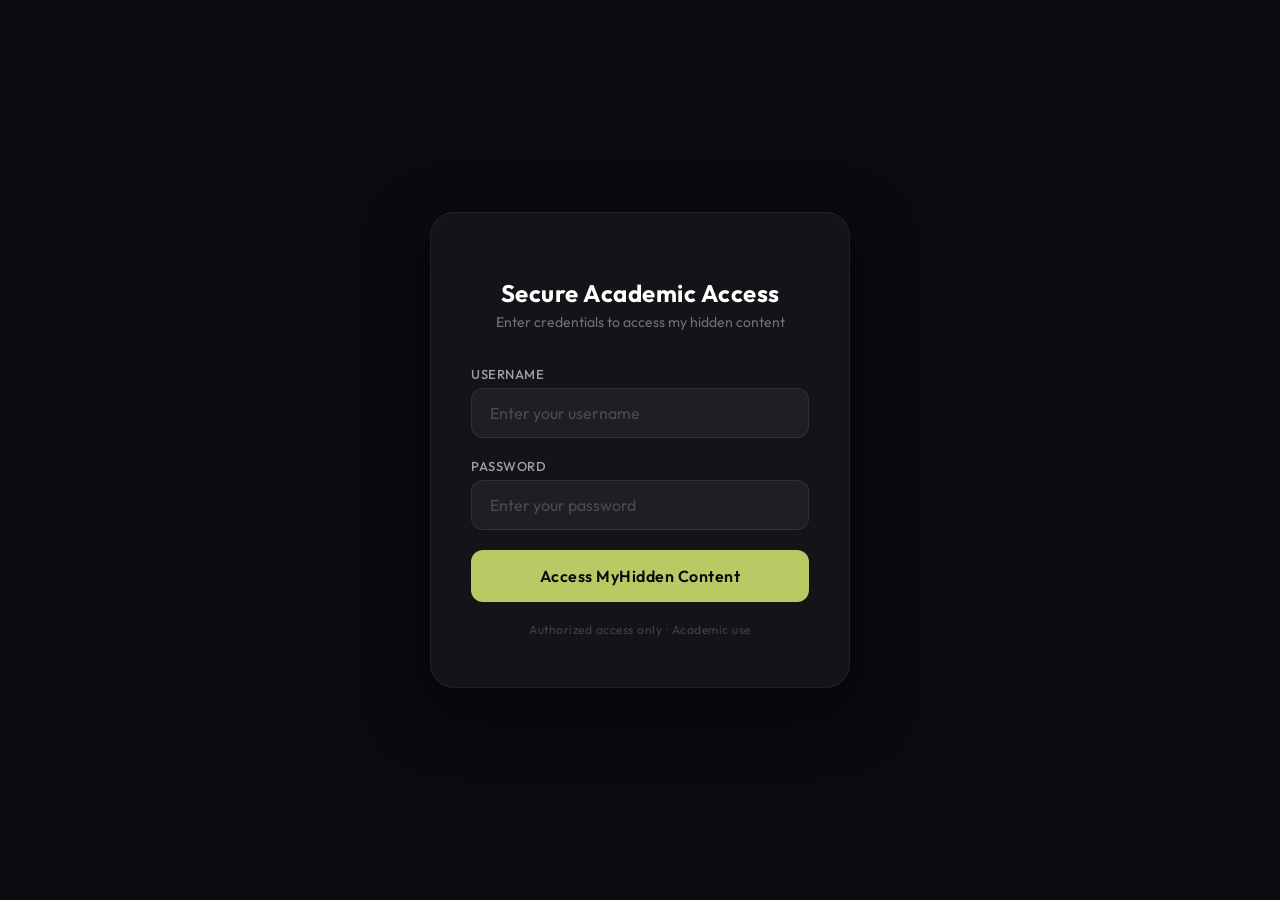
<file: hidden_pages/login.html>
<!DOCTYPE html>
<html lang="en">
<head>
    <meta charset="UTF-8">
    <meta name="viewport" content="width=device-width, initial-scale=1.0">
    <title>Secure Access - Thembinkosi Dladla</title>
    <link href="https://fonts.googleapis.com/css2?family=Outfit:wght@300;400;500;600;700;800&display=swap" rel="stylesheet">
    <style>
        * {
            margin: 0;
            padding: 0;
            box-sizing: border-box;
        }

        body {
            font-family: 'Outfit', sans-serif;
            background: #0a0a0f;
            min-height: 100vh;
            display: flex;
            align-items: center;
            justify-content: center;
            padding: 20px;
        }

        .login-container {
            background: rgba(255, 255, 255, 0.04);
            border-radius: 24px;
            padding: 50px 40px;
            max-width: 420px;
            width: 100%;
            border: 1px solid rgba(255, 255, 255, 0.06);
            box-shadow: 0 20px 60px rgba(0, 0, 0, 0.5);
        }

        .login-header {
            text-align: center;
            margin-bottom: 35px;
        }

        .login-header .lock-icon {
            font-size: 48px;
            display: block;
            margin-bottom: 15px;
        }

        .login-header h1 {
            color: #fff;
            font-size: 24px;
            font-weight: 700;
            letter-spacing: 0.5px;
        }

        .login-header p {
            color: rgba(255, 255, 255, 0.4);
            font-size: 14px;
            margin-top: 5px;
        }

        .form-group {
            margin-bottom: 20px;
        }

        .form-group label {
            display: block;
            color: rgba(255, 255, 255, 0.6);
            font-size: 13px;
            font-weight: 500;
            margin-bottom: 6px;
            letter-spacing: 0.5px;
            text-transform: uppercase;
        }

        .form-group input {
            width: 100%;
            padding: 14px 18px;
            background: rgba(255, 255, 255, 0.05);
            border: 1px solid rgba(255, 255, 255, 0.08);
            border-radius: 12px;
            color: #fff;
            font-size: 16px;
            font-family: 'Outfit', sans-serif;
            transition: all 0.3s ease;
            outline: none;
        }

        .form-group input:focus {
            border-color: #bac964;
            background: rgba(255, 255, 255, 0.07);
            box-shadow: 0 0 20px rgba(186, 201, 100, 0.05);
        }

        .form-group input::placeholder {
            color: rgba(255, 255, 255, 0.2);
        }

        .login-btn {
            width: 100%;
            padding: 16px;
            background: #bac964;
            color: #0a0a0f;
            border: none;
            border-radius: 12px;
            font-size: 16px;
            font-weight: 600;
            cursor: pointer;
            transition: all 0.3s ease;
            font-family: 'Outfit', sans-serif;
            letter-spacing: 0.5px;
        }

        .login-btn:hover {
            background: #d0e070;
            transform: translateY(-2px);
            box-shadow: 0 8px 30px rgba(186, 201, 100, 0.3);
        }

        .login-btn:disabled {
            opacity: 0.5;
            cursor: not-allowed;
            transform: none;
        }

        .error-message {
            background: rgba(255, 50, 50, 0.1);
            border: 1px solid rgba(255, 50, 50, 0.2);
            color: #ff6b6b;
            padding: 12px 16px;
            border-radius: 10px;
            font-size: 14px;
            display: none;
            margin-bottom: 15px;
        }

        .error-message.show {
            display: block;
        }

        .login-footer {
            text-align: center;
            margin-top: 20px;
            color: rgba(255, 255, 255, 0.2);
            font-size: 12px;
            letter-spacing: 0.5px;
        }

        .login-footer a {
            color: rgba(255, 255, 255, 0.3);
            text-decoration: none;
            transition: color 0.3s ease;
        }

        .login-footer a:hover {
            color: #bac964;
        }

        .spinner {
            display: none;
            width: 20px;
            height: 20px;
            border: 2px solid rgba(10, 10, 15, 0.1);
            border-top-color: #0a0a0f;
            border-radius: 50%;
            animation: spin 0.7s linear infinite;
            margin: 0 auto;
        }

        .login-btn.loading .spinner {
            display: inline-block;
        }

        .login-btn.loading .btn-text {
            display: none;
        }

        @keyframes spin {
            to { transform: rotate(360deg); }
        }

        @media (max-width: 480px) {
            .login-container {
                padding: 35px 25px;
            }
            
            .login-header h1 {
                font-size: 20px;
            }
        }
    </style>
</head>
<body>
    <div class="login-container">
        <div class="login-header">
            <span class="lock-icon"></span>
            <h1>Secure Academic Access</h1>
            <p>Enter credentials to access my hidden content</p>
        </div>

        <div class="error-message" id="errorMessage">
            Invalid username or password. Please try again.
        </div>

        <form id="loginForm" autocomplete="off">
            <div class="form-group">
                <label for="username">Username</label>
                <input type="text" id="username" placeholder="Enter your username" required>
            </div>

            <div class="form-group">
                <label for="password">Password</label>
                <input type="password" id="password" placeholder="Enter your password" required>
            </div>

            <button type="submit" class="login-btn" id="loginBtn">
                <span class="btn-text">Access MyHidden Content</span>
                <span class="spinner"></span>
            </button>
        </form>

        <div class="login-footer">
            <p>Authorized access only · Academic use</p>
        </div>
    </div>

    <script>
        document.getElementById('loginForm').addEventListener('submit', function(e) {
            e.preventDefault();
            
            const username = document.getElementById('username').value.trim();
            const password = document.getElementById('password').value.trim();
            const errorMsg = document.getElementById('errorMessage');
            const loginBtn = document.getElementById('loginBtn');
            
            // Hardcoded credentials for lecture
            const VALID_USERNAME = '219072513hidden';
            const VALID_PASSWORD = '2027Graduate';
            
            errorMsg.classList.remove('show');
            
            loginBtn.classList.add('loading');
            loginBtn.disabled = true;
            
            setTimeout(() => {
                if (username === VALID_USERNAME && password === VALID_PASSWORD) {
                    sessionStorage.setItem('authenticated', 'true');
                    sessionStorage.setItem('username', username);
                    window.location.href = 'dashboard.html';
                } else {
                    errorMsg.textContent = 'Invalid username or password. Please try again.';
                    errorMsg.classList.add('show');
                    loginBtn.classList.remove('loading');
                    loginBtn.disabled = false;
                    document.getElementById('password').value = '';
                }
            }, 800);
        });

        // Check if already authenticated
        if (sessionStorage.getItem('authenticated') === 'true') {
            window.location.href = 'dashboard.html';
        }
    </script>
</body>
</html>
</file>
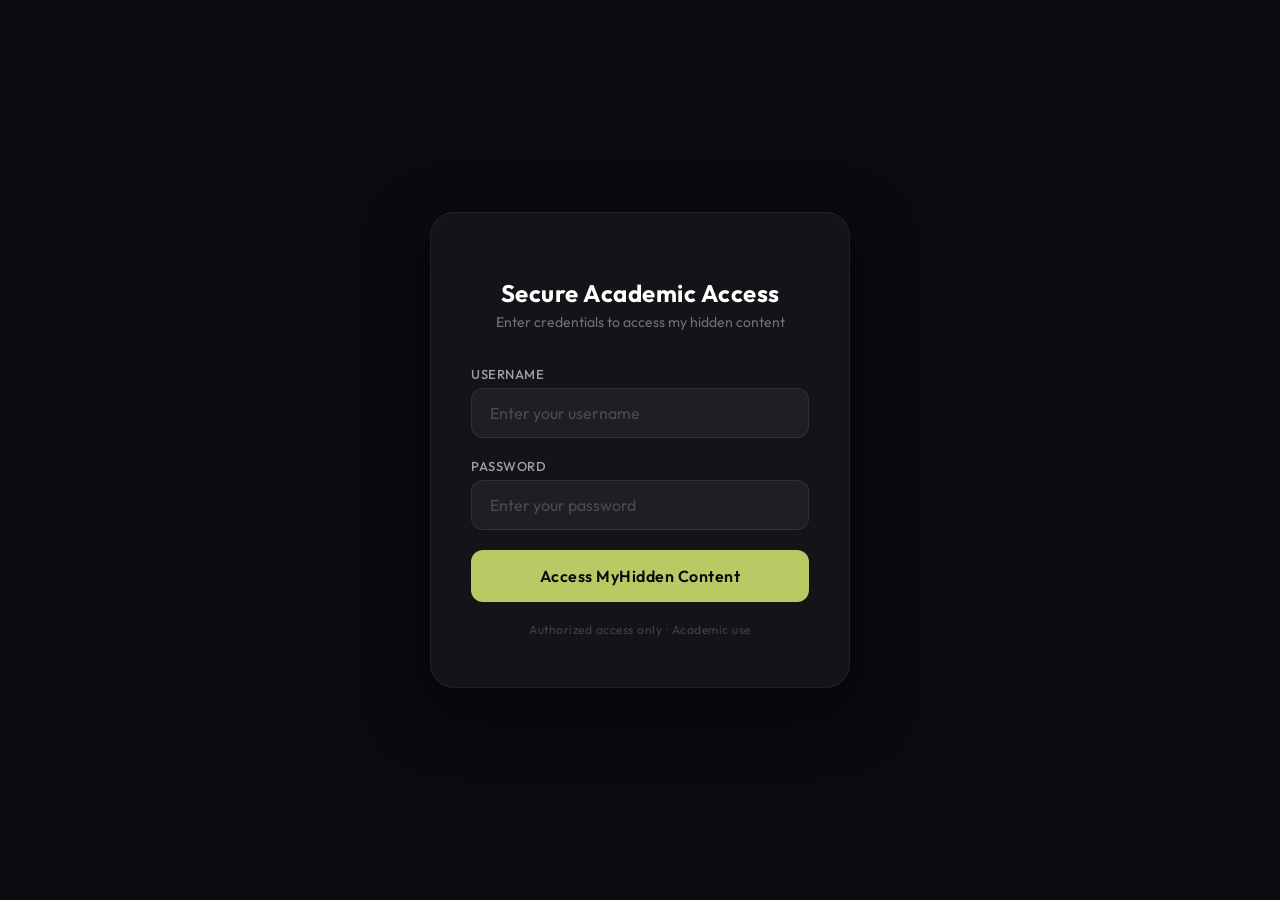
<file: hidden_pages/top-tech-trends.html>
<!DOCTYPE html>
<html lang="en">
<head>
    <meta charset="UTF-8">
    <meta name="viewport" content="width=device-width, initial-scale=1.0">
    <title>Top Tech Trends 2026 - Thembinkosi Dladla</title>
    <link href="https://fonts.googleapis.com/css2?family=Outfit:wght@300;400;500;600;700;800&display=swap" rel="stylesheet">
    <style>
        * {
            margin: 0;
            padding: 0;
            box-sizing: border-box;
        }

        body {
            font-family: 'Outfit', sans-serif;
            background: #0a0a0f;
            min-height: 100vh;
            color: #fff;
            padding: 40px 20px;
        }

        .container {
            max-width: 1000px;
            margin: 0 auto;
        }

        /* Header */
        .header {
            display: flex;
            justify-content: space-between;
            align-items: center;
            padding: 20px 0;
            border-bottom: 1px solid rgba(255, 255, 255, 0.06);
            margin-bottom: 40px;
            flex-wrap: wrap;
            gap: 15px;
        }

        .header .back-link {
            color: rgba(255, 255, 255, 0.5);
            text-decoration: none;
            font-size: 14px;
            transition: color 0.3s ease;
        }

        .header .back-link:hover {
            color: #bac964;
        }

        .header .badge {
            background: rgba(186, 201, 100, 0.1);
            color: #bac964;
            padding: 6px 16px;
            border-radius: 50px;
            font-size: 12px;
            font-weight: 500;
        }

        h1 {
            font-size: 36px;
            font-weight: 700;
            margin-bottom: 5px;
        }

        h1 .highlight {
            color: #bac964;
        }

        .subtitle {
            color: rgba(255, 255, 255, 0.4);
            font-size: 16px;
            margin-bottom: 30px;
        }

        .divider {
            height: 1px;
            background: rgba(255, 255, 255, 0.06);
            margin: 30px 0;
        }

        /* Trend Sections */
        .trend-section {
            background: rgba(255, 255, 255, 0.03);
            border-radius: 16px;
            padding: 35px;
            margin-bottom: 30px;
            border: 1px solid rgba(255, 255, 255, 0.06);
            transition: all 0.3s ease;
        }

        .trend-section:hover {
            border-color: rgba(186, 201, 100, 0.15);
            box-shadow: 0 8px 30px rgba(0, 0, 0, 0.2);
        }

        .trend-section .trend-header {
            display: flex;
            align-items: center;
            gap: 15px;
            margin-bottom: 15px;
            flex-wrap: wrap;
        }

        .trend-section .trend-number {
            background: rgba(186, 201, 100, 0.1);
            color: #bac964;
            width: 40px;
            height: 40px;
            border-radius: 50%;
            display: flex;
            align-items: center;
            justify-content: center;
            font-weight: 700;
            font-size: 18px;
            flex-shrink: 0;
            border: 1px solid rgba(186, 201, 100, 0.2);
        }

        .trend-section h2 {
            font-size: 22px;
            font-weight: 600;
            color: #fff;
        }

        .trend-section .trend-badge {
            display: inline-block;
            padding: 3px 14px;
            background: rgba(255, 255, 255, 0.05);
            border: 1px solid rgba(255, 255, 255, 0.08);
            border-radius: 50px;
            font-size: 12px;
            color: rgba(255, 255, 255, 0.4);
            font-weight: 400;
            margin-left: 8px;
        }

        .trend-section .trend-image {
            width: 100%;
            max-height: 300px;
            object-fit: cover;
            border-radius: 12px;
            margin: 15px 0 20px 0;
            border: 1px solid rgba(255, 255, 255, 0.06);
        }

        .trend-section p {
            color: rgba(255, 255, 255, 0.7);
            font-size: 16px;
            line-height: 1.8;
            margin-bottom: 12px;
        }

        .trend-section .source {
            color: rgba(255, 255, 255, 0.3);
            font-size: 13px;
            padding-top: 12px;
            border-top: 1px solid rgba(255, 255, 255, 0.04);
            margin-top: 15px;
        }

        .trend-section .source a {
            color: #bac964;
            text-decoration: none;
            transition: color 0.3s ease;
        }

        .trend-section .source a:hover {
            color: #d0e070;
            text-decoration: underline;
        }

        /* Footer */
        .footer {
            text-align: center;
            padding-top: 30px;
            margin-top: 40px;
            border-top: 1px solid rgba(255, 255, 255, 0.06);
            color: rgba(255, 255, 255, 0.2);
            font-size: 13px;
        }

        /* Responsive */
        @media (max-width: 768px) {
            h1 {
                font-size: 28px;
            }
            
            .trend-section {
                padding: 25px 20px;
            }
            
            .trend-section h2 {
                font-size: 18px;
            }
            
            .trend-section .trend-image {
                max-height: 200px;
            }
        }

        @media (max-width: 480px) {
            h1 {
                font-size: 22px;
            }
            
            .trend-section {
                padding: 20px 15px;
            }
            
            .trend-section p {
                font-size: 14px;
            }
        }
    </style>
</head>
<body>
    <div class="container">
        <!-- Header -->
        <div class="header">
            <a href="dashboard.html" class="back-link">← Dashboard</a>
            <span class="badge">Activity 3</span>
        </div>

        <h1>My Top <span class="highlight">5 Technology Trends</span></h1>
        <p class="subtitle">Thembinkosi Dladla · 219072513</p>

        <div class="divider"></div>

        <!-- Trend 1: Confidential Computing -->
        <div class="trend-section">
            <div class="trend-header">
                <span class="trend-number">1</span>
                <h2>Confidential Computing <span class="trend-badge">Hardware-Level Security</span></h2>
            </div>
            <img src="https://cloudrps.com/images/blog/confidential-computing-tee-explained/hero.png" alt="Confidential Computing - Data Security" class="trend-image">
            <p><strong>Why it matters:</strong> While everyone is focused on AI models, they often forget that data is most vulnerable while it is being processed. Standard/Traditional encryption acts like a lock on a safe for data that is sitting in storage or moving across the network. This is where confidential computing steps in. Confidential Computing uses hardware-based Trusted Execution Environments (TEEs) to keep data encrypted even while the CPU is processing it. I have dealt with highly sensitive financial data. To use AI or cloud processing on this data without risking a breach, Confidential Computing is the only viable solution.</p>
            <p>Industry analysts are forecasting that by the end of this decade, roughly three-quarters of all data processing happening on networks we don't fully control will rely on this Confidential Computing.</p>
            <div class="source"><strong>Source:</strong> <a href="https://www.gartner.com/en/newsroom/press-releases/2025-10-20-gartner-identifies-the-top-strategic-technology-trends-for-2026" target="_blank">Gartner Top Strategic Technology Trends 2026</a></div>
        </div>

        <!-- Trend 2: AI Security Platforms -->
        <div class="trend-section">
            <div class="trend-header">
                <span class="trend-number">2</span>
                <h2>AI Security Platforms <span class="trend-badge">AISPs</span></h2>
            </div>
            <img src="https://bigid.com/wp-content/uploads/2026/01/AI-Security-Platform-Capabilities-AISP-1024x683.webp" alt="AI Security Platforms" class="trend-image">
            <p>As companies rapidly adopt GenAI, they are creating new attack surfaces like prompt injection and rogue agents. AI Security Platforms aren't just firewalls; they are centralized hubs that monitor AI usage, inventory AI models, and prevent internal policy violations.</p>
            <p>A huge blind spot for modern companies is tracking the conversations happening between their own AI tools and internal databases. My time handling sensitive financial data taught me that oversight is everything. Current research highlights that by 2028, most unauthorized AI data access won't even be an outside hacker, it will actually be employees accidentally breaking their own internal rules. This makes specialized AI governance tools necessary.</p>
            <div class="source"><strong>Sources:</strong> <a href="https://youtu.be/5dgpcQXq1eo" target="_blank">Gartner's Top 10 Tech Trends 2026</a> · <a href="https://www.linkedin.com/posts/gartnermgv4linkedin45-share-7325670734486233088-HoUW/" target="_blank">LinkedIn Post</a></div>
        </div>

        <!-- Trend 3: Multi-Agent Systems -->
        <div class="trend-section">
            <div class="trend-header">
                <span class="trend-number">3</span>
                <h2>Multi-Agent Systems <span class="trend-badge">MAS</span></h2>
            </div>
            <img src="https://visionx.io/wp-content/uploads/2025/05/Multi-Agent-System-scaled.jpg" alt="Multi-Agent Systems - AI Collaboration" class="trend-image">
            <p>Multi-Agent Systems (MAS) are becoming an important development in AI because they allow several specialised agents to work together instead of depending on one AI system to complete an entire task. Each agent can be given a specific responsibility, such as collecting data, analysing information, checking results, or producing a final report. Research by Guo et al. (2024) shows that LLM-based multi-agent systems can use collaboration and communication between agents to address more complex tasks than a single-agent approach. This is particularly useful when a problem requires different types of reasoning or several stages of processing. Rather than replacing existing AI systems, MAS can therefore provide a way of coordinating different capabilities within one workflow. Gartner also identifies multi-agent systems as an emerging enterprise technology, particularly because specialised agents can cooperate across complex business processes. This suggests that MAS could move beyond experimental AI applications and become part of larger organisational systems.</p>
            <p><strong>Potential use in Big Data:</strong> MAS has significant potential in Big Data because large datasets often require several stages of collection, processing, validation and analysis. For example, a financial organisation could use different agents to collect financial information, clean and validate the data, identify unusual transactions and produce a security or compliance report. Li et al. (2024) highlight the importance of different workflows, communication mechanisms and coordination within LLM-based multi-agent systems, supporting the idea that specialised agents can be organised around different stages of a complex task. Gartner further identifies standards-based interoperability as an important requirement for enterprise-scale multi-agent systems, which could allow agents developed using different technologies to work together. However, MAS also introduces challenges, including coordination, communication and reliability, meaning that human oversight and appropriate governance may still be required.</p>
            <div class="source"><strong>Sources:</strong> <a href="https://www.ijcai.org/proceedings/2024/890" target="_blank">IJCAI 2024</a> · <a href="https://www.gartner.com/en/articles/multiagent-systems" target="_blank">Gartner</a> · <a href="https://doi.org/10.1007/s44336-024-00009-2" target="_blank">DOI: 10.1007/s44336-024-00009-2</a></div>
        </div>

        <!-- Trend 4: Digital Provenance -->
        <div class="trend-section">
            <div class="trend-header">
                <span class="trend-number">4</span>
                <h2>Digital Provenance</h2>
            </div>
            <img src="https://th.bing.com/th/id/OIP.YRjGLqnXia2fm3yVKXXMfAAAAA?w=280&h=180&c=7&r=0&o=7&pid=1.7&rm=3" alt="Digital Provenance - Blockchain Verification" class="trend-image">
            <p>With deepfakes and AI-generated media becoming indistinguishable from reality, how do we trust what we see? Digital provenance uses cryptographic tools (like watermarks and Bills of Materials) to track the origin and integrity of a piece of software, data, or media.</p>
            <p>This is critical for financial reporting and legal evidence. With AI now generating reports and documents at lightning speed, we face a serious new challenge: how do we prove what is authentic and what has been subtly altered? Digital provenance solves this by using cryptographic tools, like embedded watermarks, to give us a trusted chain of custody.</p>
            <p>Regulatory mandates are forcing this. The EU AI Act specifically requires watermarking and provenance tracking for AI-generated content.</p>
            <div class="source"><strong>Source:</strong> <a href="https://www2.deloitte.com/us/en/insights/focus/tech-trends.html" target="_blank">Deloitte Tech Trends</a></div>
        </div>

        <!-- Trend 5: Geopatriation -->
        <div class="trend-section">
            <div class="trend-header">
                <span class="trend-number">5</span>
                <h2>Geopatriation</h2>
            </div>
            <img src="https://th.bing.com/th/id/OIP.82kY2gN1gH3020nYLGpI_QHaEJ?w=285&h=180&c=7&r=0&o=7&pid=1.7&rm=3" alt="Geopatriation - Global Data Centers" class="trend-image">
            <p>This is the quiet trend that will shape global infrastructure. Due to political tensions, countries are demanding that their data stays within their borders. Geopatriation is the strategic movement of workloads away from global hyperscale cloud providers and into local or sovereign environments. Gartner identifies geopatriation as one of its key strategic technology trends for 2026, highlighting the growing importance of reducing geopolitical risks associated with global cloud infrastructure (Gartner, 2025).</p>
            <p>For South African organisations, this trend is particularly relevant because of the requirements surrounding the protection and transfer of personal information. POPIA does not simply require all personal information to remain within South Africa, but Section 72 places conditions on transferring personal information to countries outside the Republic (Republic of South Africa, 2013). Organisations therefore need to consider whether using international cloud providers provides sufficient protection while also weighing issues such as compliance, data control, cost and geopolitical risk.</p>
            <p>Gartner over the next 3-5, geopatriation could become increasingly relevant as organisations reassess their dependence on international cloud providers. Local data centres and sovereign cloud services may provide greater control over sensitive information, although they can also involve higher costs and fewer available services. For South African businesses, the challenge will be finding a practical balance between the benefits of global cloud services and the growing need for data sovereignty, regulatory compliance and resilience (Gartner, 2025).</p>
            <div class="source"><strong>Sources:</strong> <a href="https://www.gartner.com/en/documents/7079998" target="_blank">Gartner 2025</a> · <a href="https://www.justice.gov.za/legislation/acts/2013-004.pdf" target="_blank">POPIA Act 4 of 2013</a></div>
        </div>

        <div class="footer">
            <p>© 2026 Thembinkosi Dladla · Academic Use Only</p>
        </div>
    </div>

    <script>
        if (sessionStorage.getItem('authenticated') !== 'true') {
            window.location.href = 'login.html';
        }
    </script>
</body>
</html>
</file>
<file: css/style.css>
/* ===== CSS Variables ===== */
:root {
    /* Colors */
    --color-text: #ffffff;
    --color-primary: #abd1c6;
    --color-secondary: #004643;
    --color-dark: #001e1d;
    --color-bg: #001e1d;
    --color-bt: #f9bc60;
    --color-navtext: #001e1d;
    --color-exp: #4d5d53;
    --color-white: #f0fff0;
    
    /* Fonts */
    --font-outfit: 'Outfit', Arial, Helvetica, sans-serif;
}

/* ===== Reset & Base ===== */
* {
    box-sizing: border-box;
    margin: 0;
    padding: 0;
}

html {
    scroll-behavior: smooth;
}

body {
    font-family: var(--font-outfit);
    background-color: var(--color-bg);
    color: var(--color-text);
    padding-top: 70px;
    overflow-x: hidden;
}

/* ===== Scroll Margin for Sections ===== */
section {
    scroll-margin-top: 80px;
}

/* ===== Utility Classes ===== */
.container {
    max-width: 1200px;
    margin: 0 auto;
    padding: 0 20px;
}

/* ===== Animations ===== */
@keyframes fadeIn {
    from {
        opacity: 0;
        transform: translateY(20px);
    }
    to {
        opacity: 1;
        transform: translateY(0);
    }
}

@keyframes slideInRight {
    from {
        transform: translateX(100%);
        opacity: 0;
    }
    to {
        transform: translateX(0);
        opacity: 1;
    }
}

.appear {
    animation: fadeIn 1.5s ease-out forwards;
}

/* ===== Modal ===== */
.modal-overlay {
    position: fixed;
    inset: 0;
    display: none;
    align-items: center;
    justify-content: center;
    background: rgba(0, 0, 0, 0.6);
    z-index: 2000;
    padding: 20px;
}

.modal-overlay.open {
    display: flex;
}

.modal-content {
    background: var(--color-dark);
    padding: 30px;
    border-radius: 12px;
    width: 100%;
    max-width: 450px;
    position: relative;
    animation: fadeIn 0.3s ease-out;
}

.modal-close {
    position: absolute;
    top: 10px;
    right: 15px;
    background: none;
    border: none;
    color: var(--color-text);
    font-size: 28px;
    cursor: pointer;
    transition: color 0.3s;
}

.modal-close:hover {
    color: var(--color-bt);
}

.modal-content h2 {
    color: var(--color-text);
    text-align: center;
    margin-bottom: 20px;
    font-size: 28px;
}

.modal-content form {
    display: flex;
    flex-direction: column;
    gap: 15px;
}

.modal-content input,
.modal-content textarea {
    width: 100%;
    background: var(--color-secondary);
    border: 1px solid var(--color-primary);
    border-radius: 6px;
    padding: 12px;
    color: var(--color-text);
    font-size: 16px;
    font-family: var(--font-outfit);
}

.modal-content input::placeholder,
.modal-content textarea::placeholder {
    color: rgba(255, 255, 255, 0.5);
}

.modal-content textarea {
    resize: vertical;
    min-height: 100px;
}

.modal-buttons {
    display: flex;
    gap: 15px;
    margin-top: 10px;
}

.modal-buttons button {
    flex: 1;
    padding: 12px;
    border: none;
    border-radius: 6px;
    font-size: 18px;
    font-weight: 600;
    cursor: pointer;
    transition: transform 0.3s;
}

.modal-buttons button:hover {
    transform: translateY(-2px);
}

.btn-back {
    background: var(--color-exp);
    color: var(--color-text);
}

.btn-send {
    background: var(--color-bt);
    color: var(--color-navtext);
}

.btn-send:disabled {
    opacity: 0.7;
    cursor: not-allowed;
}

/* ===== Scrollbar Styles ===== */
::-webkit-scrollbar {
    width: 8px;
}

::-webkit-scrollbar-track {
    background: var(--color-bg);
}

::-webkit-scrollbar-thumb {
    background: var(--color-primary);
    border-radius: 4px;
}

::-webkit-scrollbar-thumb:hover {
    background: var(--color-bt);
}





/* ===== Toggle Sections ===== */
.toggle-section {
    padding: 60px 10%;
    background: var(--color-bg);
}

.toggle-section:nth-child(even) {
    background: var(--color-secondary);
}

.toggle-header {
    display: flex;
    justify-content: space-between;
    align-items: center;
    flex-wrap: wrap;
    gap: 20px;
    margin-bottom: 30px;
}

.toggle-header .section-title {
    margin-bottom: 0;
    font-size: 32px;
}

.toggle-btn {
    display: flex;
    align-items: center;
    gap: 12px;
    padding: 14px 30px;
    background: var(--color-bt);
    color: var(--color-dark);
    border: none;
    border-radius: 50px;
    font-size: 16px;
    font-weight: 600;
    cursor: pointer;
    transition: all 0.3s ease;
    box-shadow: 0 4px 15px rgba(249, 188, 96, 0.3);
}

.toggle-btn:hover {
    transform: translateY(-3px);
    box-shadow: 0 8px 25px rgba(249, 188, 96, 0.5);
}

.toggle-btn .btn-icon {
    transition: transform 0.3s ease;
    font-size: 14px;
}

.toggle-btn.active .btn-icon {
    transform: rotate(180deg);
}

.toggle-content {
    max-height: 0;
    overflow: hidden;
    transition: max-height 0.6s cubic-bezier(0.4, 0, 0.2, 1), opacity 0.4s ease;
    opacity: 0;
}

.toggle-content.open {
    max-height: 5000px;
    opacity: 1;
}

/* ===== Soft Skills Grid ===== */
.soft-skills-grid {
    display: grid;
    grid-template-columns: repeat(2, 1fr);
    gap: 30px;
    padding: 20px 0;
}

.soft-skill-card {
    background: rgba(255, 255, 255, 0.05);
    border-radius: 16px;
    padding: 30px;
    border: 1px solid rgba(255, 255, 255, 0.08);
    transition: all 0.3s ease;
}

.soft-skill-card:hover {
    transform: translateY(-5px);
    border-color: var(--color-bt);
    box-shadow: 0 10px 40px rgba(0, 0, 0, 0.2);
}

.soft-skill-icon {
    font-size: 40px;
    margin-bottom: 15px;
}

.soft-skill-card h3 {
    font-size: 24px;
    color: var(--color-bt);
    margin-bottom: 15px;
}

.soft-skill-card blockquote {
    font-size: 16px;
    line-height: 1.8;
    color: rgba(255, 255, 255, 0.8);
    font-style: italic;
    margin: 0;
    padding: 0;
    quotes: none;
}

.soft-skill-card blockquote::before {
    content: '"';
    color: var(--color-bt);
    font-size: 24px;
}

.soft-skill-card blockquote::after {
    content: '"';
    color: var(--color-bt);
    font-size: 24px;
}

.soft-skill-author {
    margin-top: 15px;
    color: rgba(255, 255, 255, 0.5);
    font-size: 14px;
    text-align: right;
}

/* ===== Gallery Grid ===== */
.gallery-grid {
    display: grid;
    grid-template-columns: repeat(3, 1fr);
    gap: 25px;
    padding: 20px 0;
}

.gallery-item {
    position: relative;
    border-radius: 14px;
    overflow: hidden;
    aspect-ratio: 4/3;
    background: rgba(255, 255, 255, 0.05);
    border: 1px solid rgba(255, 255, 255, 0.08);
    transition: all 0.4s ease;
    cursor: pointer;
}

.gallery-item:hover {
    transform: scale(1.03);
    border-color: var(--color-bt);
    box-shadow: 0 10px 40px rgba(0, 0, 0, 0.3);
}

.gallery-item img {
    width: 100%;
    height: 100%;
    object-fit: cover;
    transition: transform 0.4s ease;
}

.gallery-item:hover img {
    transform: scale(1.05);
}

.gallery-caption {
    position: absolute;
    bottom: 0;
    left: 0;
    right: 0;
    padding: 15px 20px;
    background: linear-gradient(transparent, rgba(0, 0, 0, 0.8));
    color: #fff;
    font-size: 16px;
    font-weight: 500;
    transform: translateY(100%);
    transition: transform 0.3s ease;
}

.gallery-item:hover .gallery-caption {
    transform: translateY(0);
}

/* ===== Responsive ===== */
@media screen and (max-width: 1024px) {
    .soft-skills-grid {
        grid-template-columns: 1fr 1fr;
    }
    
    .gallery-grid {
        grid-template-columns: repeat(2, 1fr);
    }
}

@media screen and (max-width: 768px) {
    .toggle-section {
        padding: 40px 5%;
    }
    
    .toggle-header {
        flex-direction: column;
        text-align: center;
    }
    
    .toggle-header .section-title {
        font-size: 24px;
    }
    
    .soft-skills-grid {
        grid-template-columns: 1fr;
    }
    
    .gallery-grid {
        grid-template-columns: 1fr 1fr;
        gap: 15px;
    }
    
    .toggle-btn {
        padding: 12px 24px;
        font-size: 14px;
    }
}

@media screen and (max-width: 480px) {
    .gallery-grid {
        grid-template-columns: 1fr;
    }
    
    .soft-skill-card {
        padding: 20px;
    }
    
    .soft-skill-card blockquote {
        font-size: 14px;
    }
}
</file>
<file: css/navbar.css>
/* ===== Navbar ===== */
.site-navbar {
    position: fixed;
    top: 0;
    left: 0;
    right: 0;
    z-index: 1000;
    padding: 20px 0;
    background: transparent;
    transition: all 0.4s ease;
}

.site-navbar.scrolled {
    background: rgba(26, 26, 30, 0.95);
    backdrop-filter: blur(12px);
    padding: 14px 0;
    box-shadow: 0 4px 20px rgba(0, 0, 0, 0.3);
}

.site-navbar .container {
    max-width: 1200px;
    margin: 0 auto;
    padding: 0 20px;
    display: flex;
    justify-content: center;
    align-items: center;
    position: relative;
}

/* ===== Nav Links ===== */
.navbar-nav {
    display: flex;
    list-style: none;
    gap: 8px;
    margin: 0;
    padding: 0;
}

.nav-link {
    color: rgba(255, 255, 255, 0.85) !important;
    font-size: 14.5px;
    font-weight: 500;
    letter-spacing: 1.5px;
    text-transform: uppercase;
    padding: 10px 22px !important;
    position: relative;
    text-decoration: none;
    transition: color 0.3s ease;
}

.nav-link:hover,
.nav-link.active {
    color: #bac964 !important;
}

.nav-link::after {
    content: '';
    position: absolute;
    bottom: 6px;
    left: 50%;
    transform: translateX(-50%);
    width: 0;
    height: 2px;
    background: #bac964;
    transition: width 0.3s ease;
}

.nav-link:hover::after,
.nav-link.active::after {
    width: 28px;
}

/* ===== Mobile Toggle Button ===== */
.navbar-toggler {
    display: none;
    background: none;
    border: none;
    cursor: pointer;
    padding: 10px;
    position: absolute;
    right: 20px;
    top: 50%;
    transform: translateY(-50%);
    z-index: 100;
}

.navbar-toggler-icon {
    display: block;
    width: 28px;
    height: 2px;
    background: #fff;
    position: relative;
    transition: all 0.3s ease;
    border-radius: 2px;
}

.navbar-toggler-icon::before,
.navbar-toggler-icon::after {
    content: '';
    position: absolute;
    width: 28px;
    height: 2px;
    background: #fff;
    left: 0;
    transition: all 0.3s ease;
    border-radius: 2px;
}

.navbar-toggler-icon::before {
    top: -8px;
}

.navbar-toggler-icon::after {
    bottom: -8px;
}

/* Toggle Icon Animation - Open State (X) */
.navbar-toggler.open .navbar-toggler-icon {
    background: transparent;
}

.navbar-toggler.open .navbar-toggler-icon::before {
    transform: rotate(45deg);
    top: 0;
}

.navbar-toggler.open .navbar-toggler-icon::after {
    transform: rotate(-45deg);
    bottom: 0;
}

/* ===== Responsive ===== */
@media screen and (max-width: 991.98px) {
    .site-navbar {
        background: rgba(26, 26, 30, 0.95);
        backdrop-filter: blur(12px);
        padding: 12px 0;
    }
    
    .navbar-toggler {
        display: block;
    }
    
    .site-navbar .container {
        justify-content: flex-start;
    }
    
    .navbar-nav {
        display: none;
        flex-direction: column;
        width: 100%;
        padding: 20px 0;
        gap: 5px;
        background: rgba(26, 26, 30, 0.98);
        border-radius: 0 0 12px 12px;
        margin-top: 10px;
    }
    
    .navbar-nav.open {
        display: flex;
    }
    
    .nav-link {
        padding: 12px 20px !important;
        text-align: center;
        color: rgba(255, 255, 255, 0.85) !important;
        font-size: 14px;
    }
    
    .nav-link::after {
        display: none;
    }
    
    .site-navbar.scrolled {
        padding: 10px 0;
    }
}

@media screen and (max-width: 480px) {
    .nav-link {
        font-size: 13px;
        padding: 10px 15px !important;
        letter-spacing: 0.1em;
    }
}
</file>
<file: css/sa-4ir.css>
/* ===== SA 4IR / 5IR Article Page ===== */
.sa-page {
    background: #0a0a0f;
    color: #fff;
    font-family: 'Outfit', sans-serif;
    padding-top: 80px;
}

.sa-article {
    padding: 40px 20px 80px 20px;
}

.sa-container {
    max-width: 860px;
    margin: 0 auto;
}

/* ===== Header ===== */
.sa-header {
    text-align: center;
    padding: 40px 0 50px 0;
    border-bottom: 1px solid rgba(255, 255, 255, 0.06);
    margin-bottom: 50px;
}

.sa-eyebrow {
    font-size: 13px;
    letter-spacing: 3px;
    text-transform: uppercase;
    color: #bac964;
    margin-bottom: 15px;
    font-weight: 500;
}

.sa-header h1 {
    font-size: 48px;
    font-weight: 800;
    line-height: 1.15;
    margin-bottom: 10px;
    color: #fff;
}

.sa-header h2 {
    font-size: 22px;
    font-weight: 400;
    color: rgba(255, 255, 255, 0.6);
    line-height: 1.4;
    margin-bottom: 20px;
    font-style: italic;
}

.sa-byline {
    font-size: 14px;
    color: rgba(255, 255, 255, 0.35);
    letter-spacing: 0.5px;
}

/* ===== Sections ===== */
.sa-section {
    margin-bottom: 50px;
}

.sa-section h3 {
    font-size: 24px;
    font-weight: 700;
    color: #bac964;
    margin-bottom: 20px;
    line-height: 1.3;
}

.sa-section p {
    font-size: 17px;
    line-height: 1.85;
    color: rgba(255, 255, 255, 0.75);
    margin-bottom: 18px;
}

/* ===== Images ===== */
.sa-image {
    width: 100%;
    max-height: 340px;
    object-fit: cover;
    border-radius: 14px;
    margin-bottom: 8px;
    border: 1px solid rgba(255, 255, 255, 0.06);
    box-shadow: 0 10px 40px rgba(0, 0, 0, 0.3);
}

.sa-caption {
    display: block;
    font-size: 13px;
    color: rgba(255, 255, 255, 0.4);
    font-style: italic;
    text-align: center;
    margin-bottom: 25px;
}

/* ===== Pull Quote ===== */
.sa-quote {
    background: rgba(186, 201, 100, 0.06);
    border-left: 4px solid #bac964;
    border-radius: 10px;
    padding: 25px 30px;
    margin: 30px 0;
    position: relative;
}

.sa-quote p {
    margin-bottom: 0;
    font-size: 17px;
    color: rgba(255, 255, 255, 0.85);
    font-style: italic;
    line-height: 1.8;
}

/* ===== Highlight Box ===== */
.sa-highlight {
    background: rgba(255, 255, 255, 0.03);
    border-radius: 12px;
    padding: 22px 28px;
    border: 1px solid rgba(255, 255, 255, 0.06);
    margin: 20px 0;
}

.sa-highlight p {
    margin-bottom: 0;
    color: rgba(255, 255, 255, 0.85);
    font-weight: 500;
}

/* ===== Conclusion Block ===== */
.sa-conclusion {
    background: rgba(186, 201, 100, 0.04);
    border-radius: 16px;
    padding: 35px 35px;
    border: 1px solid rgba(186, 201, 100, 0.12);
    border-left: 4px solid #bac964;
}

.sa-conclusion h3 {
    color: #bac964;
}

/* ===== References ===== */
.sa-references {
    background: rgba(255, 255, 255, 0.02);
    border-radius: 16px;
    padding: 35px;
    border: 1px solid rgba(255, 255, 255, 0.05);
    margin-top: 50px;
}

.sa-references h3 {
    font-size: 20px;
    font-weight: 600;
    color: #bac964;
    margin-bottom: 20px;
    padding-bottom: 12px;
    border-bottom: 1px solid rgba(186, 201, 100, 0.15);
}

.sa-references ul {
    list-style: none;
    padding: 0;
    margin: 0;
}

.sa-references ul li {
    font-size: 14px;
    line-height: 1.8;
    color: rgba(255, 255, 255, 0.5);
    padding: 10px 0 10px 22px;
    position: relative;
    border-bottom: 1px solid rgba(255, 255, 255, 0.03);
}

.sa-references ul li:last-child {
    border-bottom: none;
}

.sa-references ul li::before {
    content: '•';
    position: absolute;
    left: 0;
    color: #bac964;
    font-size: 18px;
    line-height: 1.4;
}

.sa-references ul li a {
    color: #bac964;
    text-decoration: none;
    transition: color 0.3s ease;
}

.sa-references ul li a:hover {
    color: #d0e070;
    text-decoration: underline;
}

/* ===== Back Link ===== */
.sa-back {
    text-align: center;
    margin-top: 60px;
    padding-top: 30px;
    border-top: 1px solid rgba(255, 255, 255, 0.06);
}

.sa-back a {
    color: rgba(255, 255, 255, 0.5);
    text-decoration: none;
    font-size: 15px;
    transition: color 0.3s ease;
    padding: 10px 24px;
    border: 1px solid rgba(255, 255, 255, 0.08);
    border-radius: 50px;
    display: inline-block;
}

.sa-back a:hover {
    color: #bac964;
    border-color: rgba(186, 201, 100, 0.3);
}

/* ===== Responsive ===== */
@media screen and (max-width: 768px) {
    .sa-page {
        padding-top: 70px;
    }

    .sa-article {
        padding: 20px 15px 60px 15px;
    }

    .sa-header {
        padding: 25px 0 35px 0;
        margin-bottom: 35px;
    }

    .sa-header h1 {
        font-size: 32px;
    }

    .sa-header h2 {
        font-size: 17px;
    }

    .sa-section h3 {
        font-size: 20px;
    }

    .sa-section p {
        font-size: 15px;
        line-height: 1.8;
    }

    .sa-image {
        max-height: 220px;
    }

    .sa-quote {
        padding: 20px 22px;
    }

    .sa-quote p {
        font-size: 15px;
    }

    .sa-conclusion {
        padding: 25px 22px;
    }

    .sa-references {
        padding: 25px 20px;
    }

    .sa-references ul li {
        font-size: 13px;
    }
}

@media screen and (max-width: 480px) {
    .sa-header h1 {
        font-size: 26px;
    }

    .sa-header h2 {
        font-size: 15px;
    }

    .sa-section h3 {
        font-size: 18px;
    }

    .sa-section p {
        font-size: 14px;
    }

    .sa-image {
        max-height: 180px;
        border-radius: 10px;
    }

    .sa-caption {
        font-size: 11px;
    }

    .sa-conclusion {
        padding: 20px 18px;
    }

    .sa-references {
        padding: 20px 15px;
    }

    .sa-back a {
        font-size: 14px;
    }
}

/* ===== Figure / Image Block ===== */
.sa-figure {
    margin: 0 0 50px 0;
}

/* ===== Tool Cards (Zuzi, SafeSigns, rAInbow) ===== */
.sa-tool-card {
    background: rgba(255, 255, 255, 0.03);
    border-radius: 14px;
    padding: 25px 28px;
    border: 1px solid rgba(255, 255, 255, 0.06);
    border-left: 3px solid #bac964;
    margin-bottom: 20px;
    transition: all 0.3s ease;
}

.sa-tool-card:hover {
    background: rgba(255, 255, 255, 0.05);
    border-color: rgba(186, 201, 100, 0.2);
    border-left-color: #bac964;
    transform: translateX(6px);
}

.sa-tool-card h4 {
    font-size: 18px;
    font-weight: 600;
    color: #bac964;
    margin-bottom: 10px;
}

.sa-tool-card p {
    font-size: 16px;
    line-height: 1.8;
    color: rgba(255, 255, 255, 0.7);
    margin-bottom: 0;
}

/* ===== Bulleted Lists ===== */
.sa-list {
    list-style: none;
    padding: 0;
    margin: 20px 0;
}

.sa-list li {
    background: rgba(255, 255, 255, 0.03);
    border-radius: 12px;
    padding: 18px 22px 18px 48px;
    border: 1px solid rgba(255, 255, 255, 0.05);
    margin-bottom: 12px;
    font-size: 16px;
    line-height: 1.75;
    color: rgba(255, 255, 255, 0.7);
    position: relative;
    transition: all 0.3s ease;
}

.sa-list li:hover {
    background: rgba(255, 255, 255, 0.05);
    border-color: rgba(186, 201, 100, 0.15);
}

.sa-list li::before {
    content: '▸';
    position: absolute;
    left: 22px;
    top: 18px;
    color: #bac964;
    font-size: 18px;
    font-weight: bold;
    line-height: 1.5;
}

.sa-list li strong {
    color: #bac964;
    font-weight: 600;
}

/* ===== Responsive Additions ===== */
@media screen and (max-width: 768px) {
    .sa-tool-card {
        padding: 20px 22px;
    }

    .sa-tool-card h4 {
        font-size: 16px;
    }

    .sa-tool-card p {
        font-size: 14px;
    }

    .sa-list li {
        padding: 15px 18px 15px 40px;
        font-size: 14px;
    }

    .sa-list li::before {
        left: 18px;
        top: 15px;
        font-size: 16px;
    }
}

@media screen and (max-width: 480px) {
    .sa-tool-card {
        padding: 18px 18px;
    }

    .sa-list li {
        padding: 12px 15px 12px 34px;
        font-size: 13px;
    }

    .sa-list li::before {
        left: 14px;
        top: 12px;
        font-size: 14px;
    }
}
/*********************************/
/* ===== Video Wrapper ===== */
.sa-video-wrapper {
    position: relative;
    padding-bottom: 56.25%;
    height: 0;
    overflow: hidden;
    border-radius: 14px;
    background: #000;
    border: 1px solid rgba(255, 255, 255, 0.06);
    box-shadow: 0 10px 40px rgba(0, 0, 0, 0.3);
    margin-top: 20px;
}

.sa-video-wrapper video,
.sa-video-wrapper iframe {
    position: absolute;
    top: 0;
    left: 0;
    width: 100%;
    height: 100%;
    border: none;
}

/* Improve tool card links */
.sa-tool-card p a {
    color: #bac964;
    text-decoration: none;
    font-weight: 500;
    font-size: 14px;
    transition: color 0.3s ease;
}

.sa-tool-card p a:hover {
    color: #d0e070;
    text-decoration: underline;
}

/* ===== Inline Text Links ===== */
.sa-inline-link {
    color: #bac964;
    text-decoration: underline;
    text-decoration-color: rgba(186, 201, 100, 0.4);
    text-underline-offset: 3px;
    font-weight: 500;
    transition: all 0.3s ease;
}

.sa-inline-link:hover {
    color: #d0e070;
    text-decoration-color: #d0e070;
}
</file>
